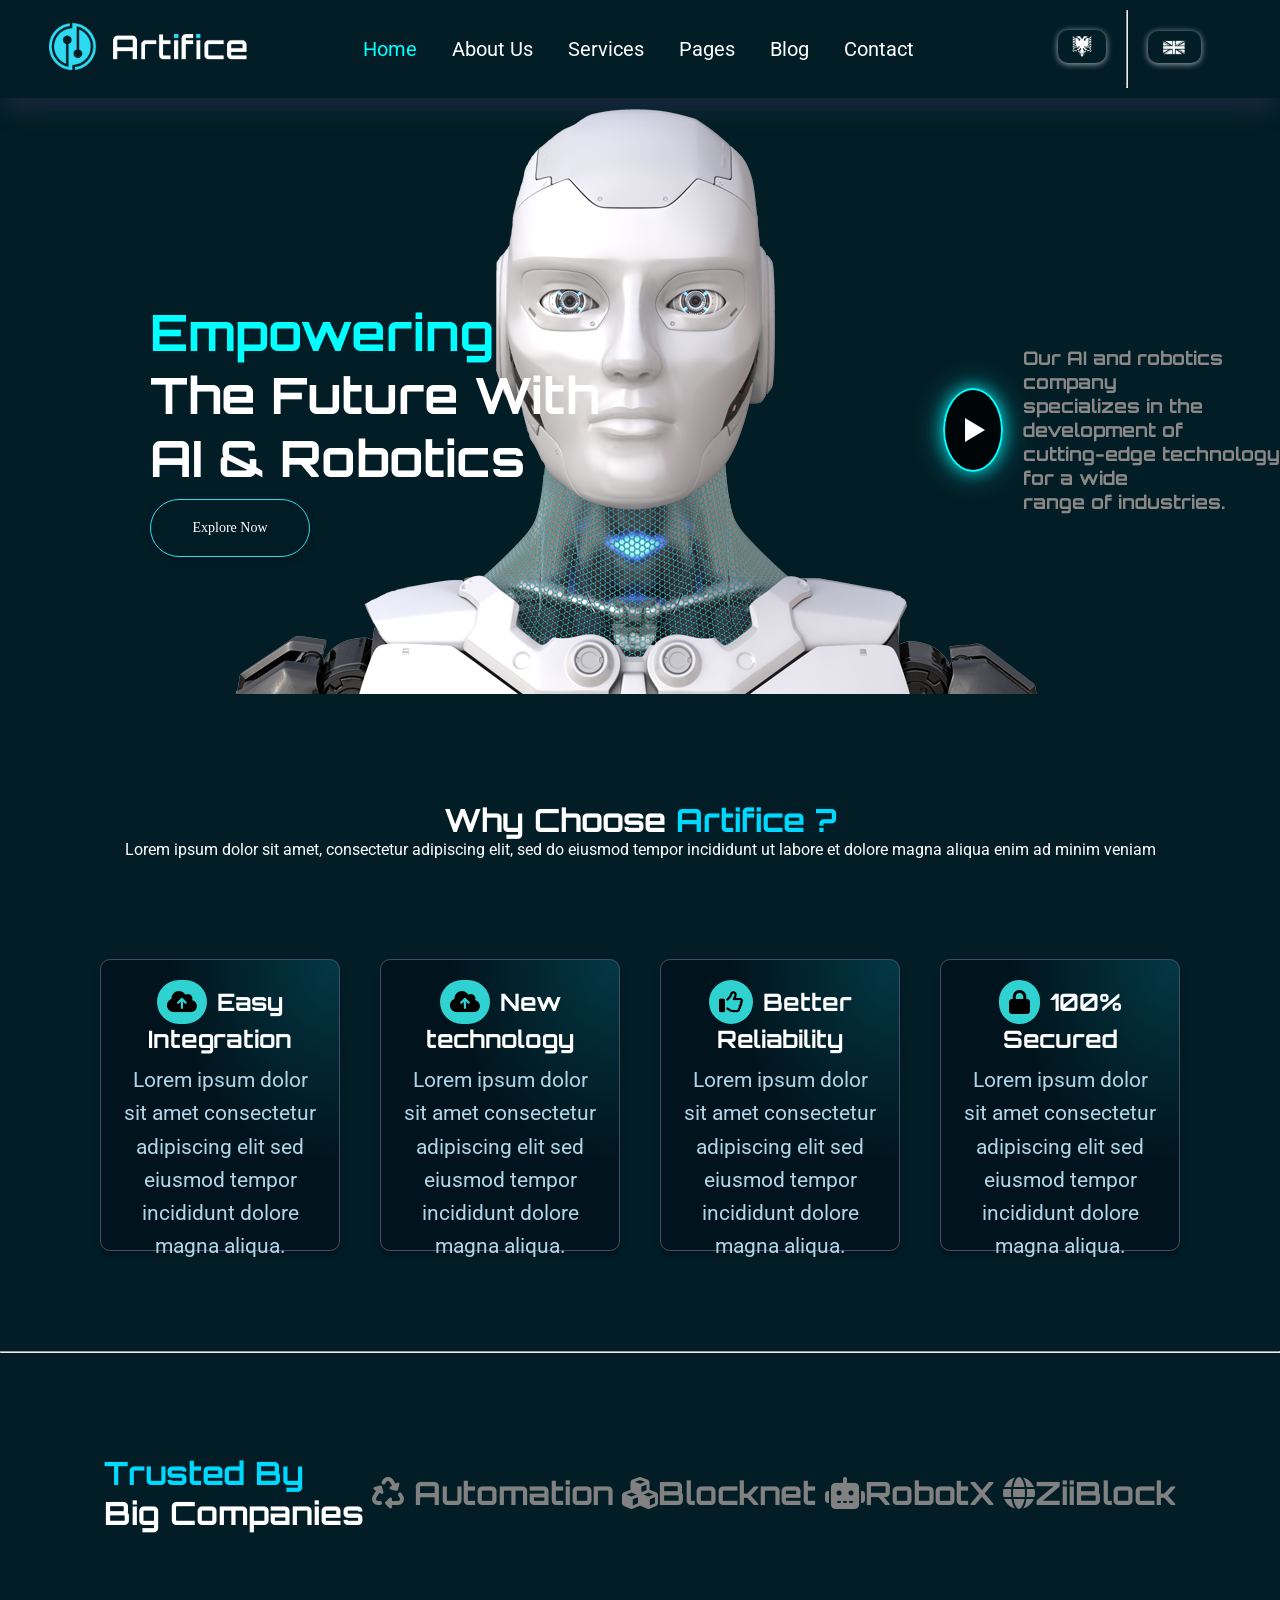
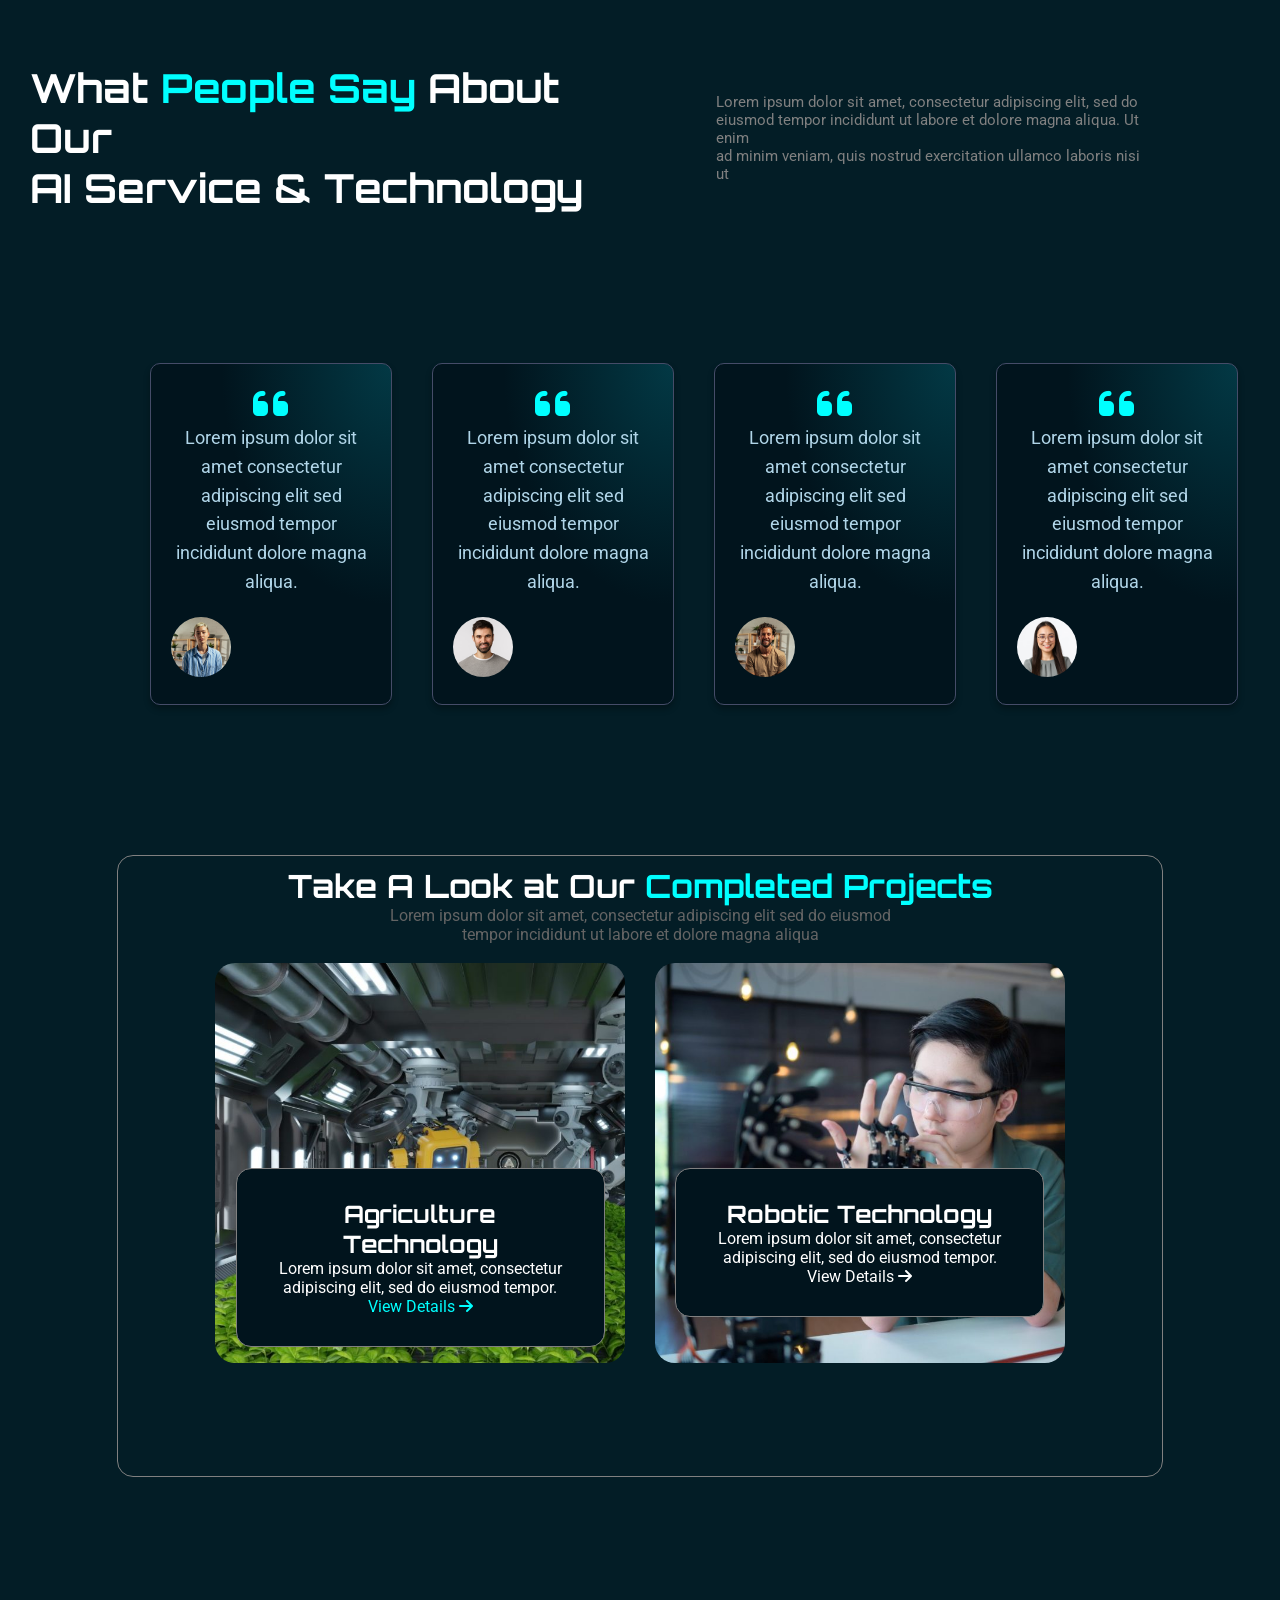
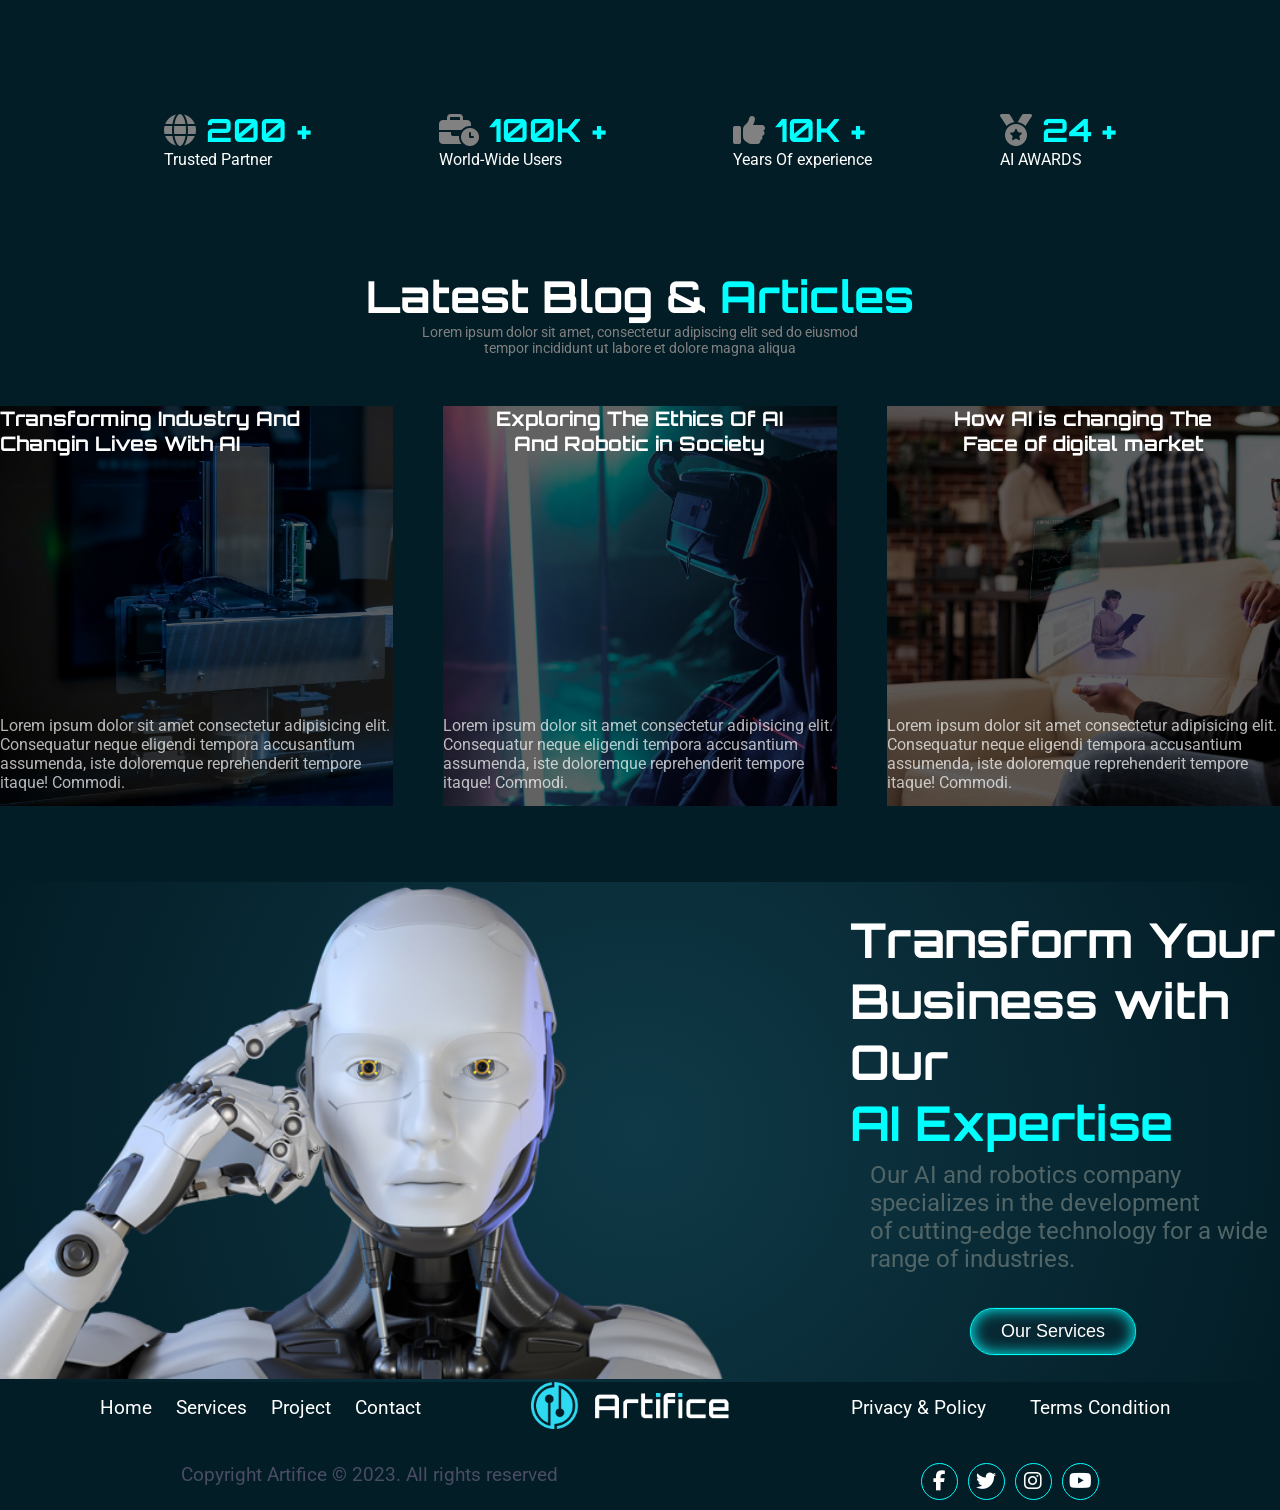
<file: artifice/index.html>
<!DOCTYPE html>
<html lang="en">

<head>
    <meta charset="UTF-8">
    <meta name="viewport" content="width=device-width, initial-scale=1.0">
    <title>Document</title>
    <link rel="stylesheet" href="style.css">
    <link rel="stylesheet" href="https://cdnjs.cloudflare.com/ajax/libs/font-awesome/6.7.2/css/all.min.css"
        integrity="sha512-Evv84Mr4kqVGRNSgIGL/F/aIDqQb7xQ2vcrdIwxfjThSH8CSR7PBEakCr51Ck+w+/U6swU2Im1vVX0SVk9ABhg=="
        crossorigin="anonymous" referrerpolicy="no-referrer" />
        <link rel="preconnect" href="https://fonts.googleapis.com">
    <link rel="preconnect" href="https://fonts.gstatic.com" crossorigin>
    <link href="https://fonts.googleapis.com/css2?family=Orbitron:wght@400..900&display=swap" rel="stylesheet">
    <link href="https://fonts.googleapis.com/css2?family=Orbitron:wght@400..900&family=Roboto:ital,wght@0,100..900;1,100..900&display=swap" rel="stylesheet">
</head>

<body>
    <!-- header  -->
    <div class="container1">
        <div class="logos">
            <img src="logo.png" alt="" width="200px">
        </div>
        <div class="links">
            <a href="index.html"><span>Home</span></a>
            <a href="about.html">About Us</a>
            <a href="#">Services</a>
            <a href="#">Pages</a>
            <a href="#">Blog</a>
            <a href="contact.html">Contact</a>
        </div>
        <div class="butonat">
            <div class="logo1">  
                <a href="indexAL.html">
                    <img src="flaggg.png"  href="aboutAl.html" alt="">
                </a>
            </div>
          <hr>
          
        <div class="logo2"> 
            <a href="index.html"><img src="englandrv.png" alt=""></a>
        </div>

        </div>



        <div class="dropdown2">
            <button class="dropbtn2">
              <i class="fa-solid fa-bars"></i>
            </button>
            <div class="dropdown-content2">
              <a href="index.html">Home</a>
              <a href="about.html">About Us</a>
              <a href="#">Services</a>
              <a href="#">Pages</a>
              <a href="#">Blog</a>
              <a href="contact.html">Contact</a>
            </div>
          </div>



    </div>
    <div class="divimadh">
        <div class="teksti">
            <h1><span style="color: aqua;">Empowering</span><br>The Future With <br>AI & Robotics </h1>
            
            <button>Explore Now</button>

        </div> 
        
        <div class="teksti2">
            <div class="play-button">
                <div class="triangle"></div>
            </div>
            <h3>Our AI and robotics company <br>specializes in the development of <br>  cutting-edge technology for a wide <br>range of industries.</h3>

        </div>
    </div>
    <div class="kryesor3">
        <div class="teksti6">
            <h1>Why Choose <span style="color:rgb(0, 217, 255);">Artifice ?</span></h1>
            <p>Lorem ipsum dolor sit amet, consectetur adipiscing elit, sed do eiusmod tempor incididunt ut labore et dolore magna aliqua enim ad minim veniam</p>
        </div>
        <div class="boxat4">
            <div class="box5">

                <h3><i class="fa-solid fa-cloud-arrow-up"></i>Easy Integration</h3>
                <p>
                  Lorem ipsum dolor sit amet consectetur adipiscing elit sed eiusmod tempor
                  incididunt dolore magna aliqua.
                </p>
            </div>
            <div class="box5">

                <h3><i class="fa-solid fa-cloud-arrow-up"></i>New technology</h3>
                <p>
                  Lorem ipsum dolor sit amet consectetur adipiscing elit sed eiusmod tempor
                  incididunt dolore magna aliqua.
                </p>
            </div>
            <div class="box5">
                

                <h3><i class="fa-regular fa-thumbs-up"></i>Better Reliability</h3>
                <p>
                  Lorem ipsum dolor sit amet consectetur adipiscing elit sed eiusmod tempor
                  incididunt dolore magna aliqua.
                </p>
            </div>
             <div class="box5">

                <h3><i class="fa-solid fa-lock"></i>100% Secured</h3>
                <p>
                  Lorem ipsum dolor sit amet consectetur adipiscing elit sed eiusmod tempor
                  incididunt dolore magna aliqua.
                </p>
            </div>







        </div>
  
    </div>

    <hr>  

    <div class="reklamat">
        <div class="logo">
            <h1><span style="color:rgb(0, 217, 255) ;">Trusted By</span> <br> Big Companies</h1>
        </div>
        <div class="tjerat">
            <h2><i class="fa-solid fa-recycle"></i> Automation</h2>
        </div>
        <div class="tjerat">
            <h2><i class="fa-solid fa-cubes"></i>Blocknet</h2>
        </div>
        <div class="tjerat">
            <h2><i class="fa-solid fa-robot"></i>RobotX</h2>
        </div>
        <div class="tjerat">
            <h2><i class="fa-solid fa-globe"></i>ZiiBlock</h2>
        </div>




    </div>



    
        <div class="header-text">
            <h1> What <span style="color: aqua;"> People Say </span> About Our <br> AI Service & Technology </h1>
            <p>Lorem ipsum dolor sit amet, consectetur adipiscing elit, sed do <br> eiusmod tempor incididunt ut labore et dolore magna aliqua. Ut enim <br> ad minim veniam, quis nostrud exercitation ullamco laboris nisi ut </p>
            <br>
           
        </div>

        <div class="reviews-container">
            <div class="review-box">
                <i class="fa-solid fa-quote-left"></i>
                <p>Lorem ipsum dolor sit amet consectetur adipiscing elit sed eiusmod tempor incididunt dolore magna aliqua.</p>
                
               
                <div class="fotoja">
                <img src="alexander.jpg" alt="">
                
            </div>
                
            </div>
            <div class="review-box">
                <i class="fa-solid fa-quote-left"></i>
                <p>Lorem ipsum dolor sit amet consectetur adipiscing elit sed eiusmod tempor incididunt dolore magna aliqua.</p>
                <div class="fotoja2">
                <img src="sebastian.png" alt="">
            </div>
            </div>
            <div class="review-box">
                <i class="fa-solid fa-quote-left"></i>
                <p>Lorem ipsum dolor sit amet consectetur adipiscing elit sed eiusmod tempor incididunt dolore magna aliqua.</p>
                <div class="fotoja3">
                    <img src="judy.jpg" alt="">
                </div>
            </div>
            <div class="review-box">
                <i class="fa-solid fa-quote-left"></i>
                <p>Lorem ipsum dolor sit amet consectetur adipiscing elit sed eiusmod tempor incididunt dolore magna aliqua.</p>
                <div class="fotoja4">
                    <img src="elina.jpg" alt="">
                </div>
            </div>
        </div>











        <div class="home">

            <div class="divvi">
                <div class="txti">
            <h1>Take A Look at Our <span style="color: aqua;">Completed Projects</span>  </h1>
            <p>Lorem ipsum dolor sit amet, consectetur adipiscing elit sed do eiusmod <br> tempor incididunt ut labore et dolore magna aliqua</p> <br>
            </div>
            </div>
            <div class="boksat">
        
                <div class="boksi1">
                    <div class="borderi">
                        <h2 class="dyshi">Agriculture Technology</h2>
                        <p class="p2shi">Lorem ipsum dolor sit amet, consectetur <br>adipiscing elit, sed do eiusmod tempor.</p>
                        <p class="paragrafi">View Details <i class="fa-solid fa-arrow-right"></i></p>
                   </div>
        
                </div>
               <div class="boksi2">
                <div class="borderi2">
                    <h2 class="treshi">Robotic Technology</h2>
                    <p class="p3shi">Lorem ipsum dolor sit amet, consectetur adipiscing elit, sed do eiusmod tempor.</p>
                    <p class="paragrafi2">View Details <i class="fa-solid fa-arrow-right"></i>    </p>
                  </div>
        
        
               </div>
        
        
          
            </div>
</div>
<br><br> <br><br> <br><br><br> 





<div class="container2">
            
    <div class="reklamat2">
        
        <div class="tjerat2">
            <h2><i class="fa-solid fa-globe"></i> <span style="color: aqua;"> 200 +</span></h2>
            <p>Trusted Partner

            </p>
        </div>
        <div class="tjerat2">
            <h2><i class="fa-solid fa-business-time"></i>  <span style="color: aqua;"> 100K +</span> </h2> 
            <p>World-Wide Users

            </p>
        </div>
        <div class="tjerat2">
            <h2><i class="fa-solid fa-thumbs-up"></i>  <span style="color: aqua;">10K +</span> </h2>
            <p>Years Of experience</p>
        </div>  
        <div class="tjerat2">
            <h2><i class="fa-solid fa-medal"></i>  <span style="color: aqua;"> 24 +</span></h2>
            <p>AI AWARDS

            </p>
        </div>
        
</div>
<div class="all2">
    <div class="texti2">
        <h1>Latest Blog & <span style="color: aqua;">Articles</span></h1>
        <p>Lorem ipsum dolor sit amet, consectetur adipiscing elit sed do eiusmod <br>tempor incididunt ut labore et dolore magna aliqua
        </p> <br><br>   
    </div>
    <div class="theboxesfinal">
        <div class="boxes1">
           <h3>Transforming Industry And Changin Lives With AI</h3>
           <p>Lorem ipsum dolor sit amet consectetur adipisicing elit. <br> Consequatur neque eligendi tempora accusantium assumenda, iste doloremque reprehenderit tempore itaque! Commodi.</p>
        </div>
        <div class="boxes2">
            <h3>Exploring The Ethics Of AI <br> And Robotic in Society</h3>
            <p>Lorem ipsum dolor sit amet consectetur adipisicing elit. <br> Consequatur neque eligendi tempora accusantium assumenda, iste doloremque reprehenderit tempore itaque! Commodi.</p>
        </div>
        <div class="boxes3">
            <h3>How AI is changing The <br> Face of digital market
            </h3>
            <p>Lorem ipsum dolor sit amet consectetur adipisicing elit. <br> Consequatur neque eligendi tempora accusantium assumenda, iste doloremque reprehenderit tempore itaque! Commodi.</p>
        </div>
    </div>
</div>







<br><br><br><br>
    

    <div class="divi2">
        <div class="foto2">
            <img style="width: 850px;" src="robot-ZHM8ZSZ.png" alt="">
        </div>
        <div class="teksti3">
            <h1>Transform Your <br> Business with Our <br> <span style="color: aqua;">AI Expertise</span></h1>
            <br>
            <p>Our AI and robotics company specializes in the development <br> of cutting-edge technology for a wide range of industries.</p>
            <button class="neon-button">Our Services</button>
        </div>
    </div>



    <div class="fundi">
        <div class="pjesa1">
            <a href="">Home</a>
            <a href="">Services</a>
            <a href="">Project</a>
            <a href="">Contact</a>
        </div>
        <div class="logo3">
            <img style="width: 200px;" src="logo.png" alt="">
        </div>
        <div class="pjesa2">
            <a href="">Privacy & Policy</a>
            <a href="">Terms Condition</a>
        </div>
    </div>


    <div class="reklama3">
        <div class="artifice">
            <p>Copyright Artifice © 2023. All rights reserved</p>
        </div>
        <div class="app">
            <a href="#" aria-label="Facebook"><i class="fab fa-facebook-f"></i></a>
            <a href="#" aria-label="Twitter"><i class="fab fa-twitter"></i></a>
            <a href="#" aria-label="Instagram"><i class="fab fa-instagram"></i></a>
            <a href="#" aria-label="YouTube"><i class="fa-brands fa-youtube"></i></a>
        </div>
    </div>




</body>

</html>
</file>
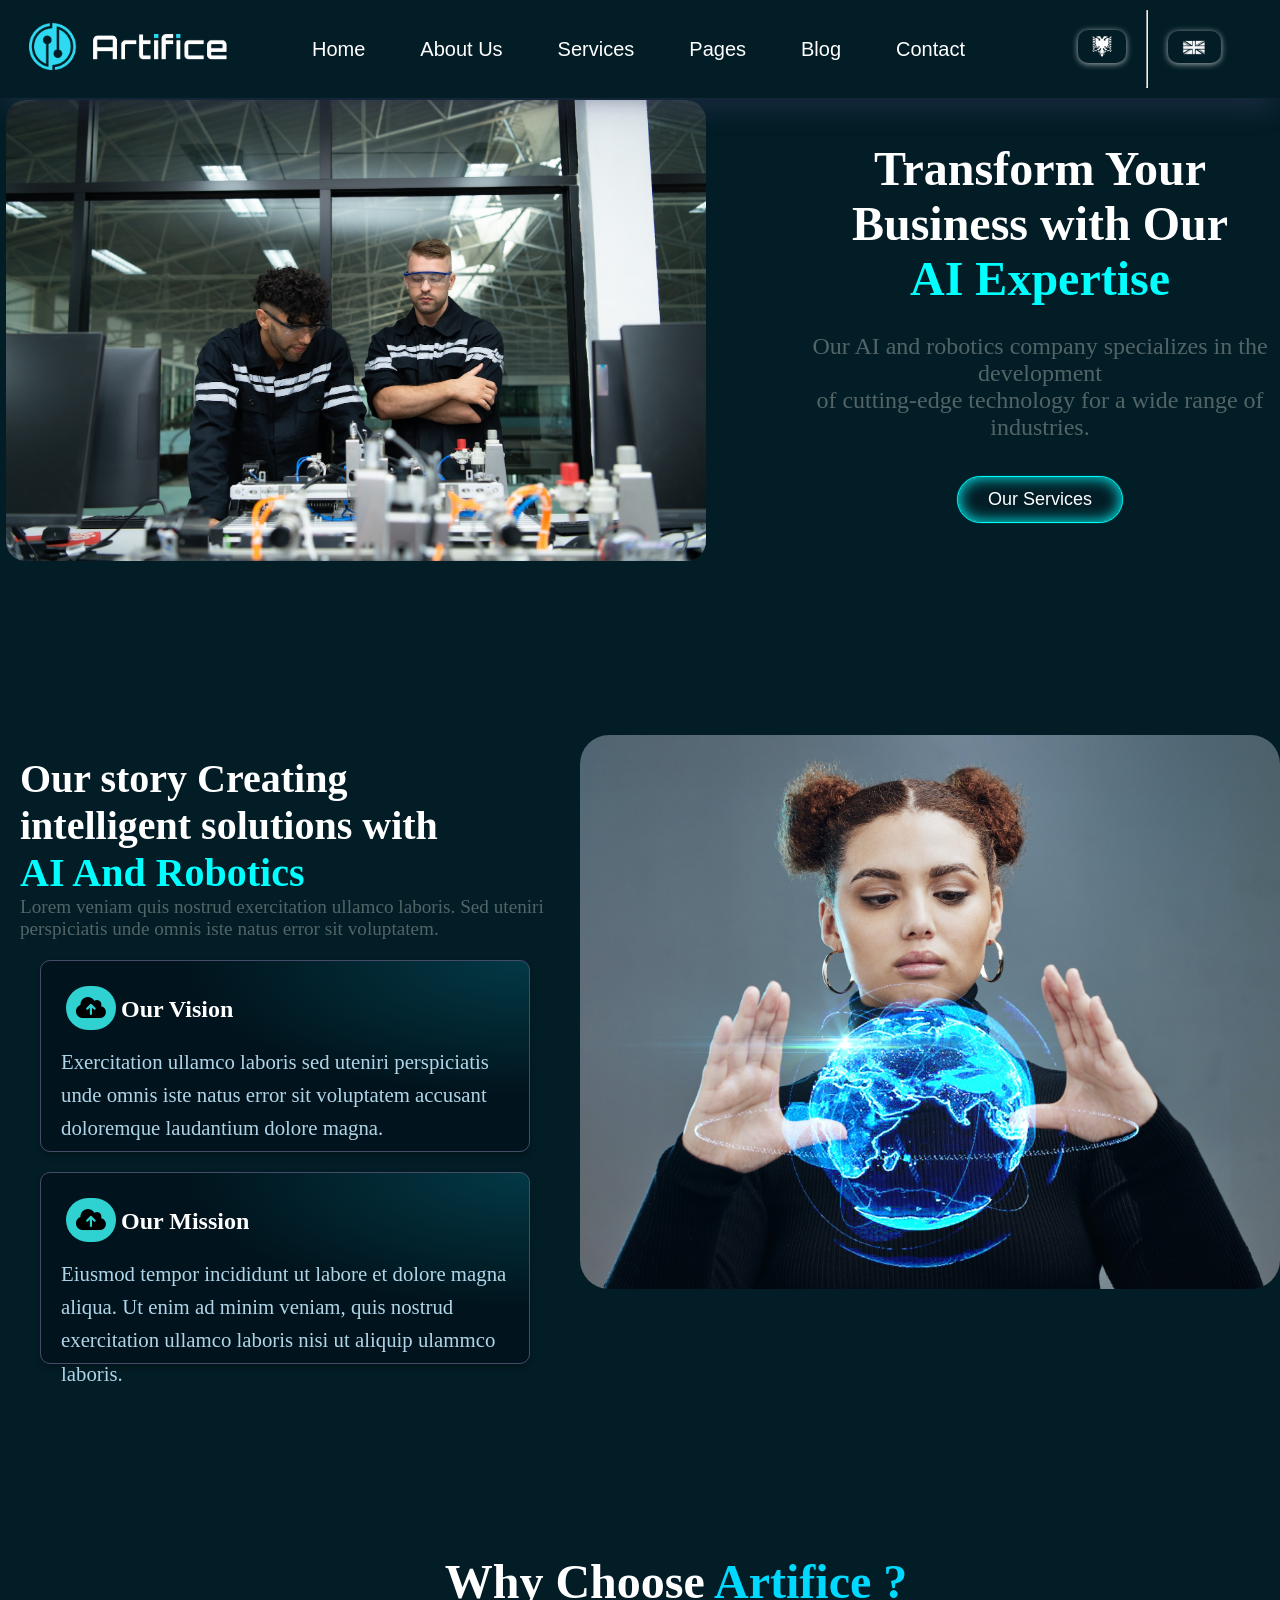
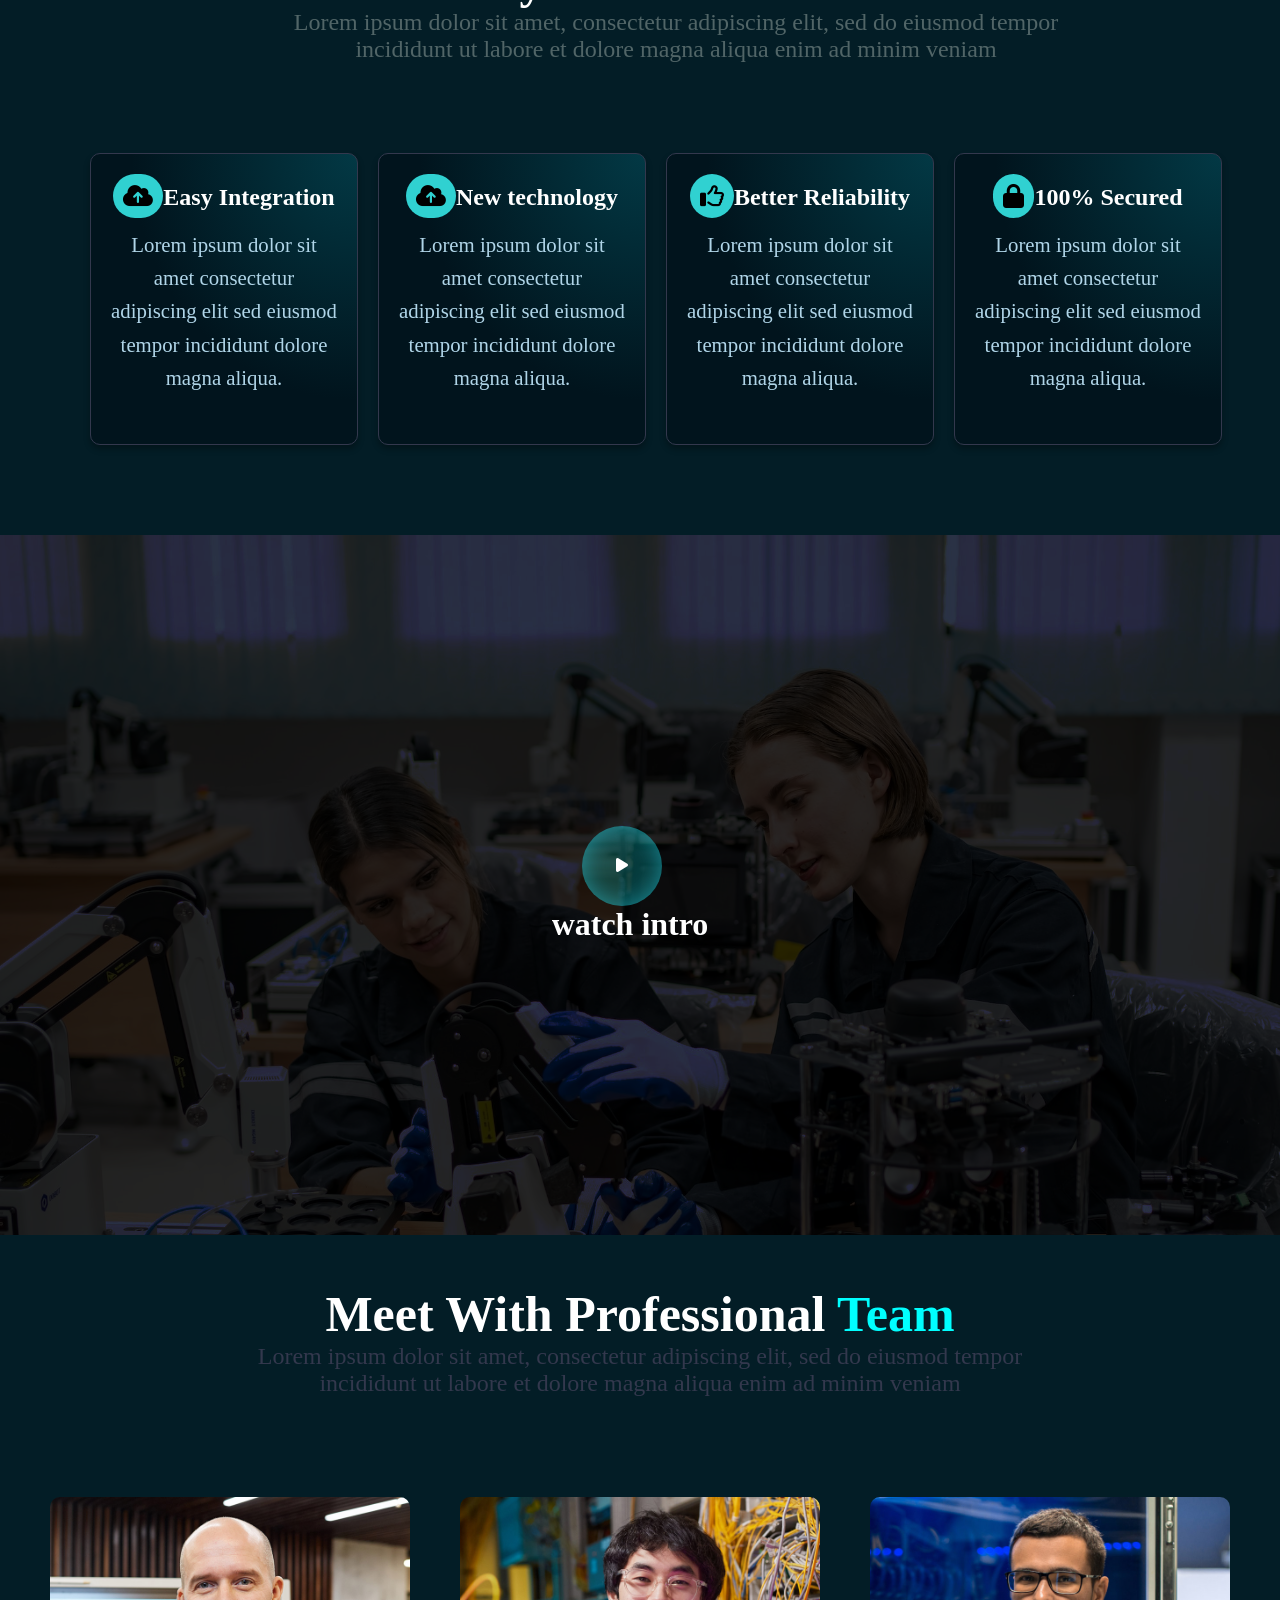
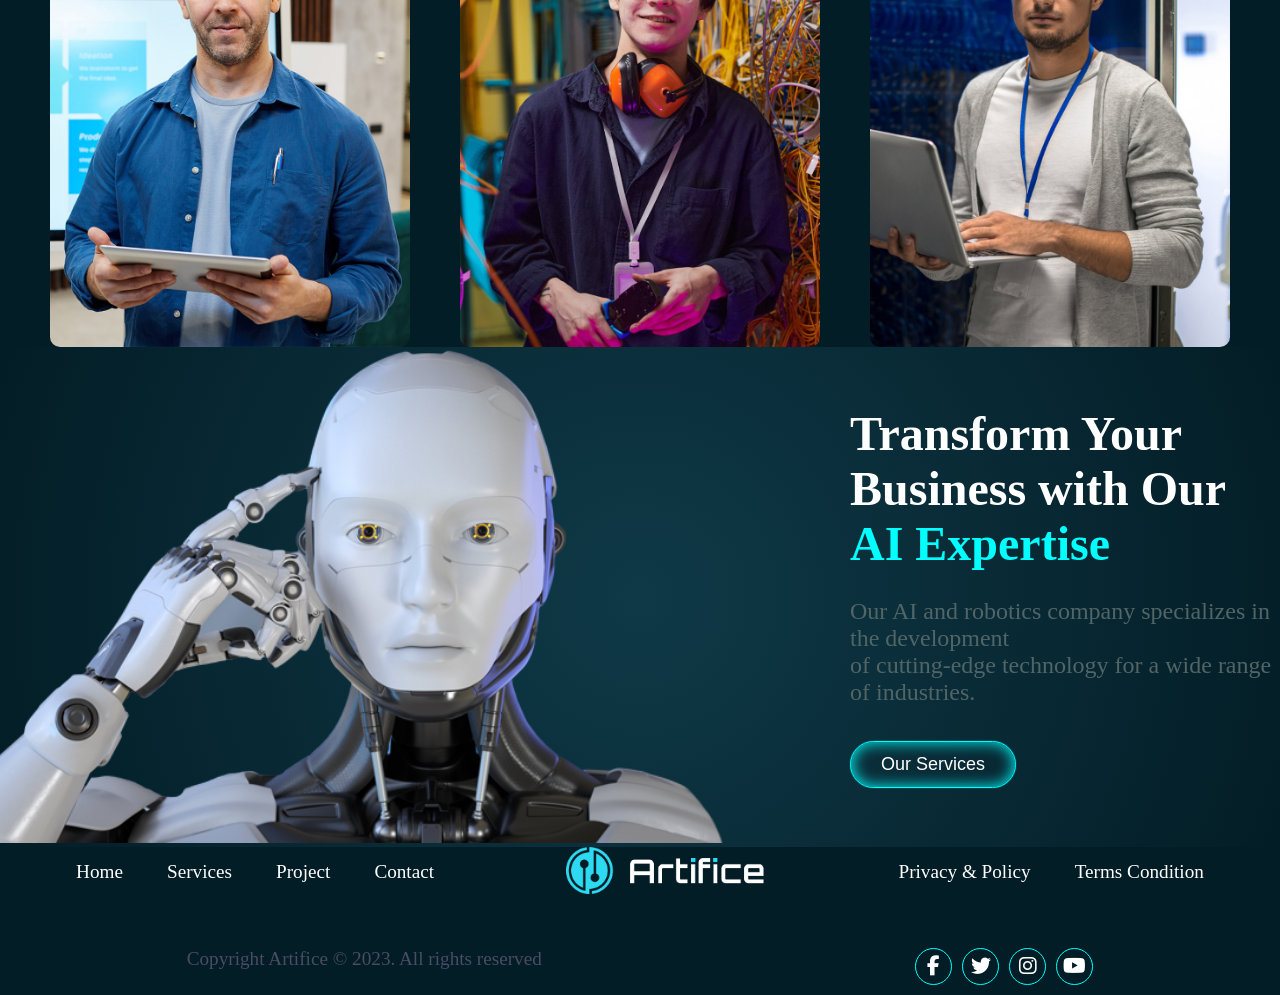
<file: artifice/about.html>
<!DOCTYPE html>
<html lang="en">
<head>
    <meta charset="UTF-8">
    <meta name="viewport" content="width=device-width, initial-scale=1.0">
    <title>Document</title>
    <link rel="stylesheet" href="about.css">
    <link rel="stylesheet" href="https://cdnjs.cloudflare.com/ajax/libs/font-awesome/6.7.2/css/all.min.css"
    integrity="sha512-Evv84Mr4kqVGRNSgIGL/F/aIDqQb7xQ2vcrdIwxfjThSH8CSR7PBEakCr51Ck+w+/U6swU2Im1vVX0SVk9ABhg=="
    crossorigin="anonymous" referrerpolicy="no-referrer" />

</head>
<body>

    <div class="container">
        <div class="logos">
            <img src="logo.png" alt="" width="200px">
        </div>
        <div class="links">
            <a href="index.html">Home</a>
            <a href="about.html">About Us</a>
            <a href="#">Services</a>
            <a href="#">Pages</a>
            <a href="#">Blog</a>
            <a href="contact.html">Contact</a>
        </div>
        <div class="butonat">
            <div class="logo1">  
                <a href="aboutAl.html">
                    <img src="flaggg.png"  href="aboutAl.html" alt="">
                </a>
            </div>
          <hr>
          
        <div class="logo2"> 
            <a href="about.html"><img src="englandrv.png" alt=""></a>
        </div>
           
        </div>

        
            <div class="dropdown2">
              <button class="dropbtn2">
                <i class="fa-solid fa-bars"></i>
              </button>
              <div class="dropdown-content2">
                <a href="index.html">Home</a>
                <a href="about.html">About Us</a>
                <a href="#">Services</a>
                <a href="#">Pages</a>
                <a href="#">Blog</a>
                <a href="contact.html">Contact</a>
              </div>
            </div>
          


    </div>
    <div class="divi1">
        <div class="foto">
            <img src="students.jpg" alt="">
        </div>
        <div class="teksti">
            <h1>Transform Your Business with Our <br> <span style="color: aqua;">AI Expertise</span></h1>
            <br>
            <p>Our AI and robotics company specializes in the development <br> of cutting-edge technology for a wide range of industries.</p>
            <button class="neon-button">Our Services</button>
        </div>
    
    </div>


<div class="story">
<div class="boxat">
    <div class="titulli">
        <h1>Our story Creating <br> intelligent solutions with <br><span style="color: aqua;">AI And Robotics</span></h1>
        <p>Lorem veniam quis nostrud exercitation ullamco laboris. Sed uteniri <br> perspiciatis unde omnis iste natus error sit voluptatem.</p>
    </div>
    <div class="box">

        <h3><i class="fa-solid fa-cloud-arrow-up"></i>Our Vision</h3>
        <p>
            Exercitation ullamco laboris sed uteniri perspiciatis unde omnis iste natus error sit voluptatem accusant doloremque laudantium dolore magna.
        </p>
    </div>
    <div class="box">

        <h3><i class="fa-solid fa-cloud-arrow-up"></i>Our Mission</h3>
        <p>
            Eiusmod tempor incididunt ut labore et dolore magna aliqua. Ut enim ad minim veniam, quis nostrud exercitation ullamco laboris nisi ut aliquip ulammco laboris.
        </p>
    </div>
</div>

<div class="foto2">
    <img  src="aigirl.jpg" alt="">
</div>
</div>




<div class="kryesor">
    <div class="teksti">
        <h1>Why Choose <span style="color:rgb(0, 217, 255);">Artifice ?</span></h1>
        <p>Lorem ipsum dolor sit amet, consectetur adipiscing elit, sed do eiusmod tempor <br>incididunt ut labore et dolore magna aliqua enim ad minim veniam</p>
    </div>
    <div class="boxat2">
        <div class="box1">

            <h3><i class="fa-solid fa-cloud-arrow-up"></i>Easy Integration</h3>
            <p>
              Lorem ipsum dolor sit amet consectetur adipiscing elit sed eiusmod tempor
              incididunt dolore magna aliqua.
            </p>
        </div>
        <div class="box1">

            <h3><i class="fa-solid fa-cloud-arrow-up"></i>New technology</h3>
            <p>
              Lorem ipsum dolor sit amet consectetur adipiscing elit sed eiusmod tempor
              incididunt dolore magna aliqua.
            </p>
        </div>
        <div class="box1">
            

            <h3><i class="fa-regular fa-thumbs-up"></i>Better Reliability</h3>
            <p>
              Lorem ipsum dolor sit amet consectetur adipiscing elit sed eiusmod tempor
              incididunt dolore magna aliqua.
            </p>
        </div>
         <div class="box1">

            <h3><i class="fa-solid fa-lock"></i>100% Secured</h3>
            <p>
              Lorem ipsum dolor sit amet consectetur adipiscing elit sed eiusmod tempor
              incididunt dolore magna aliqua.
            </p>
        </div>

    </div>

</div>
<div class="intro">
    <div class="dropdown">
        <button class="dropbtn"><i class="fa-solid fa-play"></i></button>
        <h1>watch intro</h1>
        <a href="https://www.youtube.com/watch?v=Hdd9tcs6Jwk&t=6s" target="_blank">Watch this video!</a>
        <div class="dropdown-content">
            <iframe width="0" height="315" src="https://www.youtube.com/embed/Hdd9tcs6Jwk?si=5rCFSSmvRSI2hkxo" title="YouTube video player" frameborder="0" allow="accelerometer; autoplay; clipboard-write; encrypted-media; gyroscope; picture-in-picture; web-share" referrerpolicy="strict-origin-when-cross-origin" allowfullscreen></iframe>  
        </div>

    </div>
</div>




<div class="team">
    <div class="titulli2">
        <h1>Meet With Professional <span style="color: aqua;">Team</span></h1>
        <p>Lorem ipsum dolor sit amet, consectetur adipiscing elit, sed do eiusmod tempor <br>
             incididunt ut labore et dolore magna aliqua enim ad minim veniam</p>
    </div>

    <div class="person">
        <div class="person1">
            <img src="modern-bald-manager-PMVSWNF.jpg" alt="Profile Image">
            <div class="teksti2">
                <div class="name">Arnold Stuart</div>
                <div class="icons">
                    <a href="#" aria-label="Facebook"><i class="fab fa-facebook-f"></i></a>
                    <a href="#" aria-label="Twitter"><i class="fab fa-twitter"></i></a>
                    <a href="#" aria-label="Instagram"><i class="fab fa-instagram"></i></a>
                </div>
            </div>
        </div>
        


        <div class="person2">
            <img src="young-technician-PTS25P2.jpg" alt="Profile Image">
            <div class="teksti2">
                <div class="name">Abbas Glass</div>
                <div class="icons">
                    <a href="#" aria-label="Facebook"><i class="fab fa-facebook-f"></i></a>
                    <a href="#" aria-label="Twitter"><i class="fab fa-twitter"></i></a>
                    <a href="#" aria-label="Instagram"><i class="fab fa-instagram"></i></a>
                </div>
            </div>
        </div>


        <div class="person3">
            <img src="network-engineer-AV3M94D.jpg" alt="Profile Image">
            <div class="teksti2">
                <div class="name">Jeffrey Rivas</div>
                <div class="icons">
                    <a href="#" aria-label="Facebook"><i class="fab fa-facebook-f"></i></a>
                    <a href="#" aria-label="Twitter"><i class="fab fa-twitter"></i></a>
                    <a href="#" aria-label="Instagram"><i class="fab fa-instagram"></i></a>
                </div>
            </div>
        </div>
    </div>
</div>




<div class="divi2">
    <div class="foto2">
        <img style="width: 850px;" src="robot-ZHM8ZSZ.png" alt="">
    </div>
    <div class="teksti3">
        <h1>Transform Your <br> Business with Our <br> <span style="color: aqua;">AI Expertise</span></h1>
        <br>
        <p>Our AI and robotics company specializes in the development <br> of cutting-edge technology for a wide range of industries.</p>
        <button class="neon-button">Our Services</button>
    </div>

</div>
<div class="fundi">
    <div class="pjesa1">
        <a href="">Home</a>
        <a href="">Services</a>
        <a href="">Project</a>
        <a href="">Contact</a>
    </div>
    <div class="logo3">
        <img style="width: 200px;" src="logo.png" alt="">
    </div>
    <div class="pjesa2">
        <a href="">Privacy & Policy</a>
        <a href="">Terms Condition</a>
    </div>
</div>
<div class="reklama">
    <div class="artifice">
        <p>Copyright Artifice © 2023. All rights reserved</p>
    </div>
    <div class="app">
        <a href="#" aria-label="Facebook"><i class="fab fa-facebook-f"></i></a>
        <a href="#" aria-label="Twitter"><i class="fab fa-twitter"></i></a>
        <a href="#" aria-label="Instagram"><i class="fab fa-instagram"></i></a>
        <a href="#" aria-label="YouTube"><i class="fa-brands fa-youtube"></i></a>
    </div>
</div>


    
    
</body>
</html>
</file>
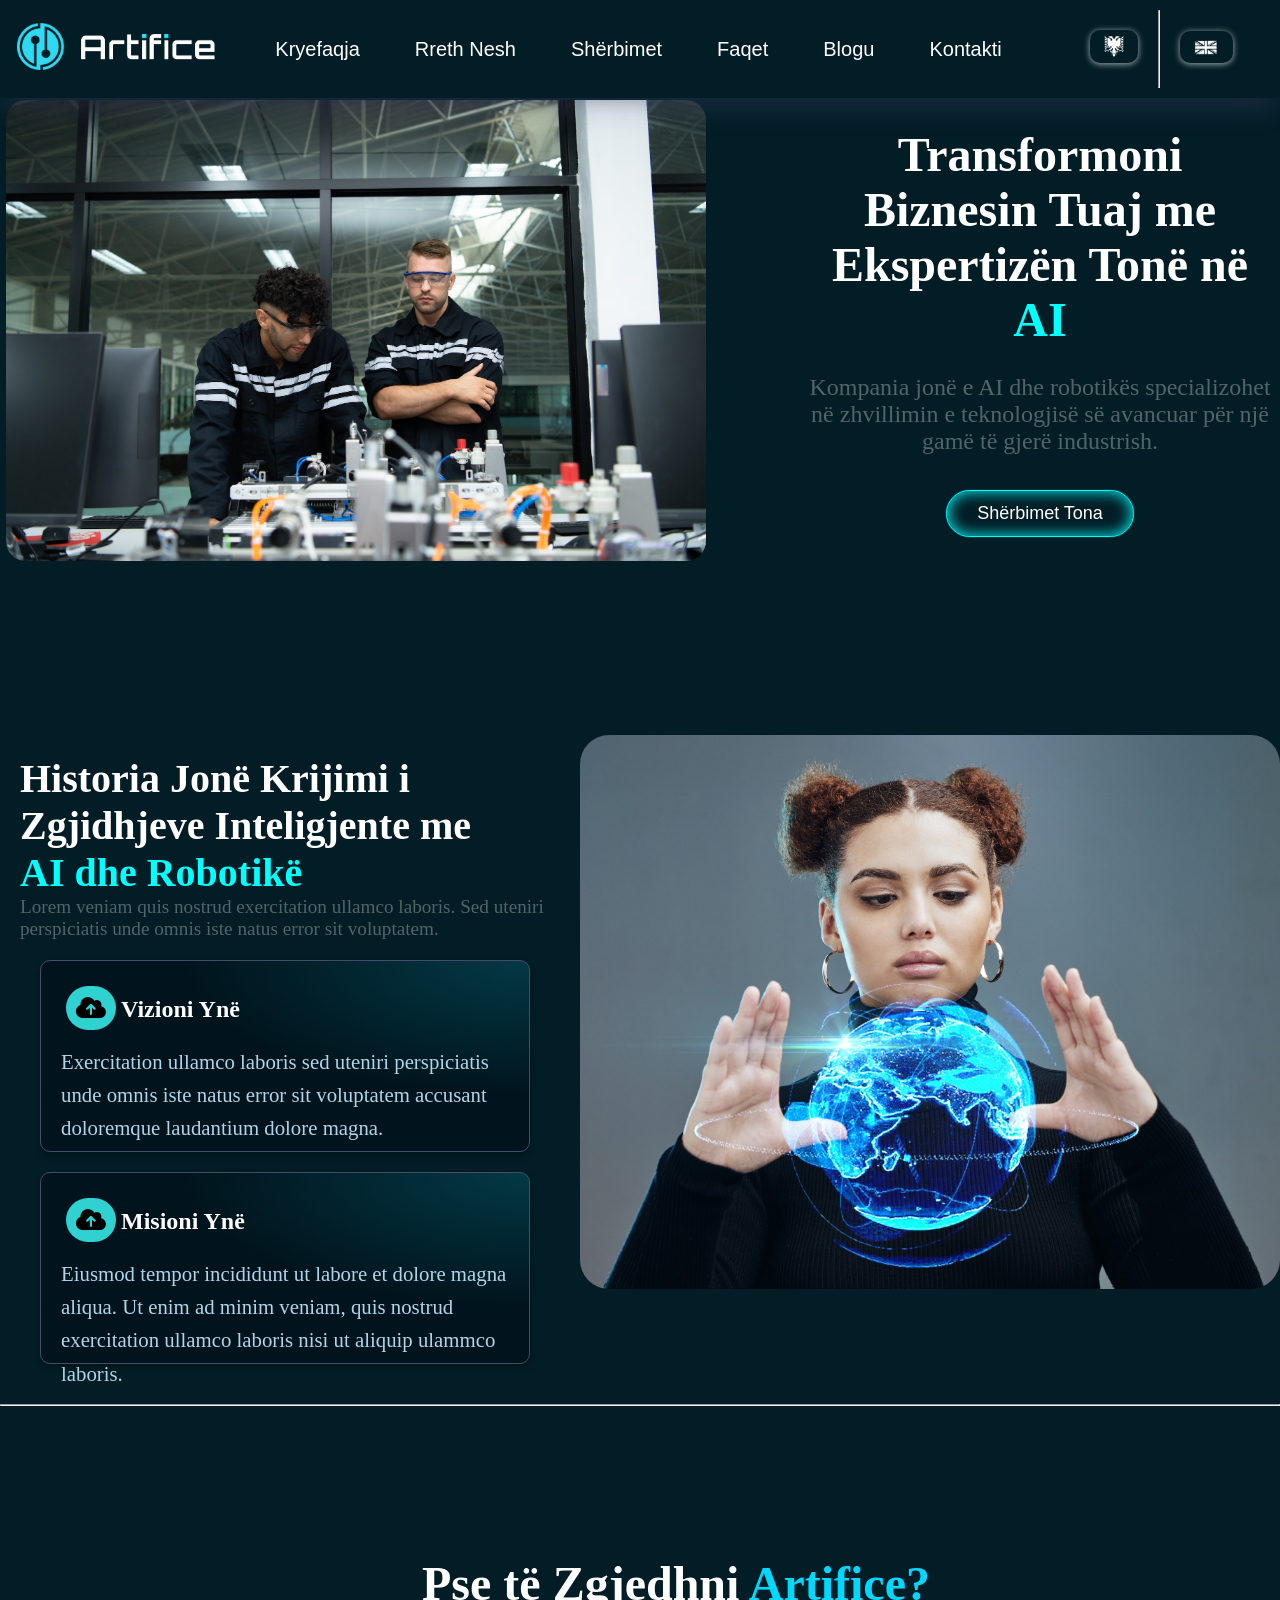
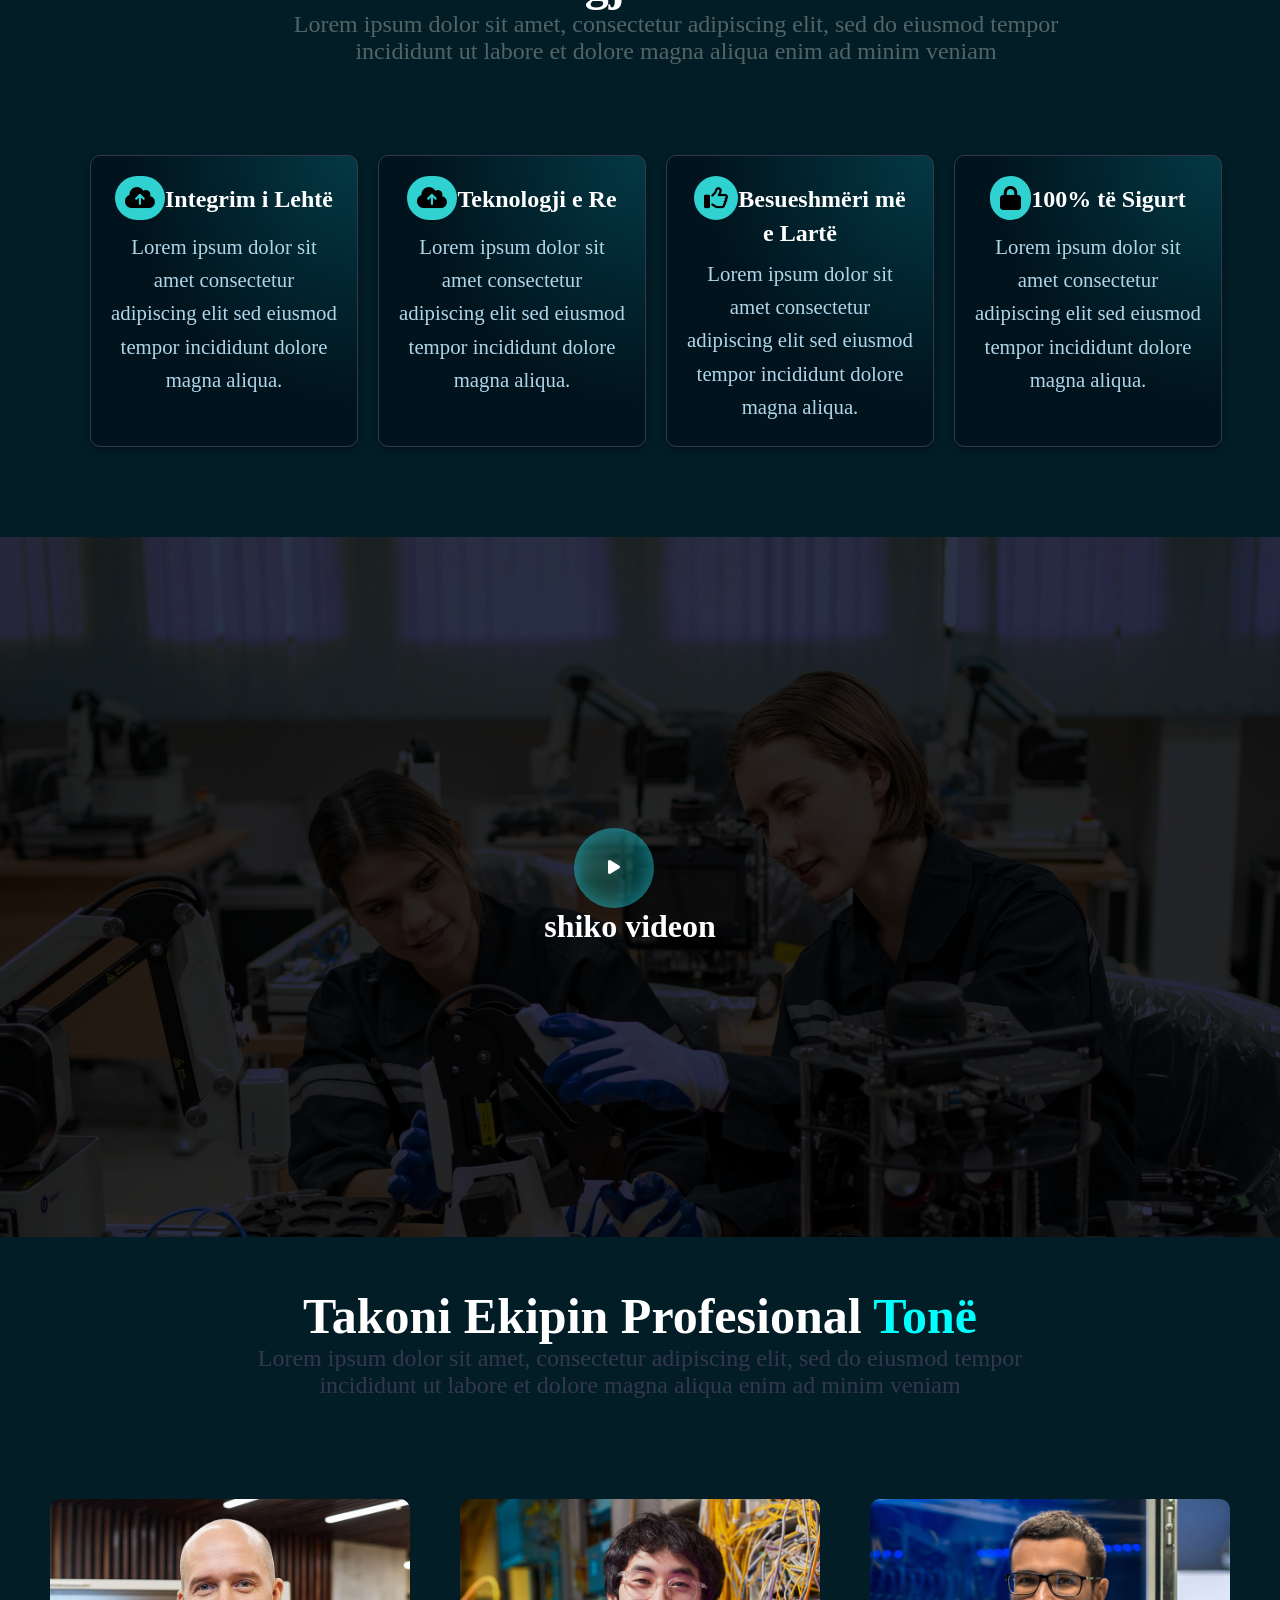
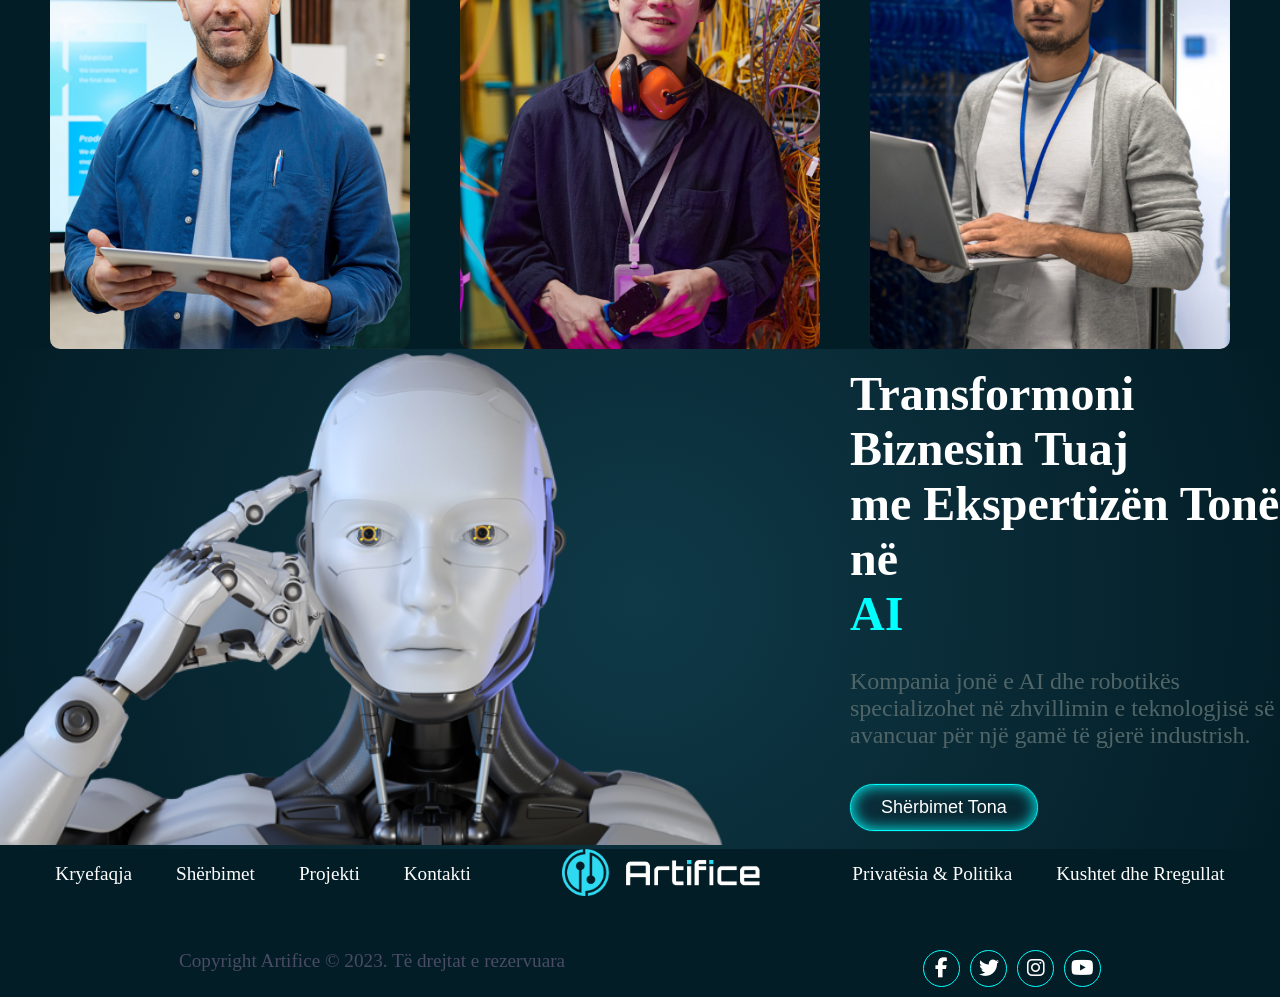
<file: artifice/aboutAl.html>
<!DOCTYPE html>
<html lang="en">
<head>
    <meta charset="UTF-8">
    <meta name="viewport" content="width=device-width, initial-scale=1.0">
    <title>Document</title>
    <link rel="stylesheet" href="about.css">
    
    <link rel="stylesheet" href="https://cdnjs.cloudflare.com/ajax/libs/font-awesome/6.7.2/css/all.min.css"
    integrity="sha512-Evv84Mr4kqVGRNSgIGL/F/aIDqQb7xQ2vcrdIwxfjThSH8CSR7PBEakCr51Ck+w+/U6swU2Im1vVX0SVk9ABhg=="
    crossorigin="anonymous" referrerpolicy="no-referrer" />

</head>
<body>

    <div class="container">
        <div class="logos">
            <img src="logo.png" alt="" width="200px">
        </div>
        <div class="links">
            <a href="index.html">Kryefaqja</a>
            <a href="aboutAl.html">Rreth Nesh</a>
            <a href="#">Shërbimet</a>
            <a href="#">Faqet</a>
            <a href="#">Blogu</a>
            <a href="contactAL.html">Kontakti</a>
        </div>
        <div class="butonat">
            <div class="logo1">  
                <a href="aboutAl.html">
                    <img src="flaggg.png"  href="aboutAl.html" alt="">
                </a>
            </div>
          <hr>
          
        <div class="logo2"> 
            <a href="about.html"><img src="englandrv.png" alt=""></a>
        </div>
           
        </div>


        <div class="dropdown2">
            <button class="dropbtn2">
              <i class="fa-solid fa-bars"></i>
            </button>
            <div class="dropdown-content2">
              <a href="index.html">Home</a>
              <a href="about.html">About Us</a>
              <a href="#">Services</a>
              <a href="#">Pages</a>
              <a href="#">Blog</a>
              <a href="contact.html">Contact</a>
            </div>
          </div>


    </div>
    <div class="divi1">
        <div class="foto">
            <img src="students.jpg" alt="">
        </div>
        <div class="teksti">
            <h1>Transformoni Biznesin Tuaj me Ekspertizën Tonë në <span style="color: aqua;">AI</span></h1>
            <br>
            <p>Kompania jonë e AI dhe robotikës specializohet në zhvillimin e teknologjisë së avancuar për një gamë të gjerë industrish.</p>
            <button class="neon-button">Shërbimet Tona</button>
        </div>
    
    </div>


<div class="story">
<div class="boxat">
    <div class="titulli">
        <h1>Historia Jonë Krijimi i <br> Zgjidhjeve Inteligjente me <br><span style="color: aqua;">AI dhe Robotikë</span></h1>
        <p>Lorem veniam quis nostrud exercitation ullamco laboris. Sed uteniri <br> perspiciatis unde omnis iste natus error sit voluptatem.</p>
    </div>
    <div class="box">

        <h3><i class="fa-solid fa-cloud-arrow-up"></i>Vizioni Ynë</h3>
        <p>
            Exercitation ullamco laboris sed uteniri perspiciatis unde omnis iste natus error sit voluptatem accusant doloremque laudantium dolore magna.
        </p>
    </div>
    <div class="box">

        <h3><i class="fa-solid fa-cloud-arrow-up"></i>Misioni Ynë</h3>
        <p>
            Eiusmod tempor incididunt ut labore et dolore magna aliqua. Ut enim ad minim veniam, quis nostrud exercitation ullamco laboris nisi ut aliquip ulammco laboris.
        </p>
    </div>
</div>

<div class="foto2">
    <img src="aigirl.jpg" alt="">
</div>
</div>

<hr>


<div class="kryesor">
    <div class="teksti">
        <h1>Pse të Zgjedhni <span style="color:rgb(0, 217, 255);">Artifice?</span></h1>
        <p>Lorem ipsum dolor sit amet, consectetur adipiscing elit, sed do eiusmod tempor <br>incididunt ut labore et dolore magna aliqua enim ad minim veniam</p>
    </div>
    <div class="boxat2">
        <div class="box1">

            <h3><i class="fa-solid fa-cloud-arrow-up"></i>Integrim i Lehtë</h3>
            <p>
              Lorem ipsum dolor sit amet consectetur adipiscing elit sed eiusmod tempor
              incididunt dolore magna aliqua.
            </p>
        </div>
        <div class="box1">

            <h3><i class="fa-solid fa-cloud-arrow-up"></i>Teknologji e Re</h3>
            <p>
              Lorem ipsum dolor sit amet consectetur adipiscing elit sed eiusmod tempor
              incididunt dolore magna aliqua.
            </p>
        </div>
        <div class="box1">
            


            <h3><i class="fa-regular fa-thumbs-up"></i>Besueshmëri më e Lartë</h3>
            <p>
              Lorem ipsum dolor sit amet consectetur adipiscing elit sed eiusmod tempor
              incididunt dolore magna aliqua.
            </p>
        </div>
         <div class="box1">

            <h3><i class="fa-solid fa-lock"></i>100% të Sigurt</h3>
            <p>
              Lorem ipsum dolor sit amet consectetur adipiscing elit sed eiusmod tempor
              incididunt dolore magna aliqua.
            </p>
        </div>

    </div>

</div>
<div class="intro">
    <div class="dropdown">
        <button class="dropbtn"><i class="fa-solid fa-play"></i></button>
        <h1>shiko videon</h1>
        <a href="https://www.youtube.com/watch?v=Hdd9tcs6Jwk&t=6s" target="_blank">shikoje videon</a>
        <div class="dropdown-content">
            <iframe width="0" height="315" src="https://www.youtube.com/embed/Hdd9tcs6Jwk?si=5rCFSSmvRSI2hkxo" title="YouTube video player" frameborder="0" allow="accelerometer; autoplay; clipboard-write; encrypted-media; gyroscope; picture-in-picture; web-share" referrerpolicy="strict-origin-when-cross-origin" allowfullscreen></iframe>  
        </div>

    </div>
</div>




<div class="team">
    <div class="titulli2">
        <h1>Takoni Ekipin Profesional <span style="color: aqua;">Tonë</span></h1>
        <p>Lorem ipsum dolor sit amet, consectetur adipiscing elit, sed do eiusmod tempor <br>
             incididunt ut labore et dolore magna aliqua enim ad minim veniam</p>
    </div>

    <div class="person">
        <div class="person1">
            <img src="modern-bald-manager-PMVSWNF.jpg" alt="Profile Image">
            <div class="teksti2">
                <div class="name">Arnold Stuart</div>
                <div class="icons">
                    <a href="#" aria-label="Facebook"><i class="fab fa-facebook-f"></i></a>
                    <a href="#" aria-label="Twitter"><i class="fab fa-twitter"></i></a>
                    <a href="#" aria-label="Instagram"><i class="fab fa-instagram"></i></a>
                </div>
            </div>
        </div>
        


        <div class="person2">
            <img src="young-technician-PTS25P2.jpg" alt="Profile Image">
            <div class="teksti2">
                <div class="name">Abbas Glass</div>
                <div class="icons">
                    <a href="#" aria-label="Facebook"><i class="fab fa-facebook-f"></i></a>
                    <a href="#" aria-label="Twitter"><i class="fab fa-twitter"></i></a>
                    <a href="#" aria-label="Instagram"><i class="fab fa-instagram"></i></a>
                </div>
            </div>
        </div>


        <div class="person3">
            <img src="network-engineer-AV3M94D.jpg" alt="Profile Image">
            <div class="teksti2">
                <div class="name">Jeffrey Rivas</div>
                <div class="icons">
                    <a href="#" aria-label="Facebook"><i class="fab fa-facebook-f"></i></a>
                    <a href="#" aria-label="Twitter"><i class="fab fa-twitter"></i></a>
                    <a href="#" aria-label="Instagram"><i class="fab fa-instagram"></i></a>
                </div>
            </div>
        </div>
    </div>
</div>




<div class="divi2">
    <div class="foto2">
        <img style="width: 850px;" src="robot-ZHM8ZSZ.png" alt="">
    </div>
    <div class="teksti3">
        <h1>Transformoni Biznesin Tuaj <br> me Ekspertizën Tonë në <br> <span style="color: aqua;">AI</span></h1>
        <br>
        <p>Kompania jonë e AI dhe robotikës specializohet në zhvillimin e teknologjisë së avancuar për një gamë të gjerë industrish.</p>
        <button class="neon-button">Shërbimet Tona</button>
    </div>

</div>
<div class="fundi">
    <div class="pjesa1">
        <a href="">Kryefaqja</a>
        <a href="">Shërbimet</a>
        <a href="">Projekti</a>
        <a href="">Kontakti</a>
    </div>
    <div class="logo3">
        <img style="width: 200px;" src="logo.png" alt="">
    </div>
    <div class="pjesa2">
        <a href="">Privatësia & Politika</a>
        <a href="">Kushtet dhe Rregullat</a>
    </div>
</div>
<div class="reklama">
    <div class="artifice">
        <p>Copyright Artifice © 2023. Të drejtat e rezervuara</p>
    </div>
    <div class="app">
        <a href="#" aria-label="Facebook"><i class="fab fa-facebook-f"></i></a>
        <a href="#" aria-label="Twitter"><i class="fab fa-twitter"></i></a>
        <a href="#" aria-label="Instagram"><i class="fab fa-instagram"></i></a>
        <a href="#" aria-label="YouTube"><i class="fa-brands fa-youtube"></i></a>
    </div>
</div>

</body>
</file>
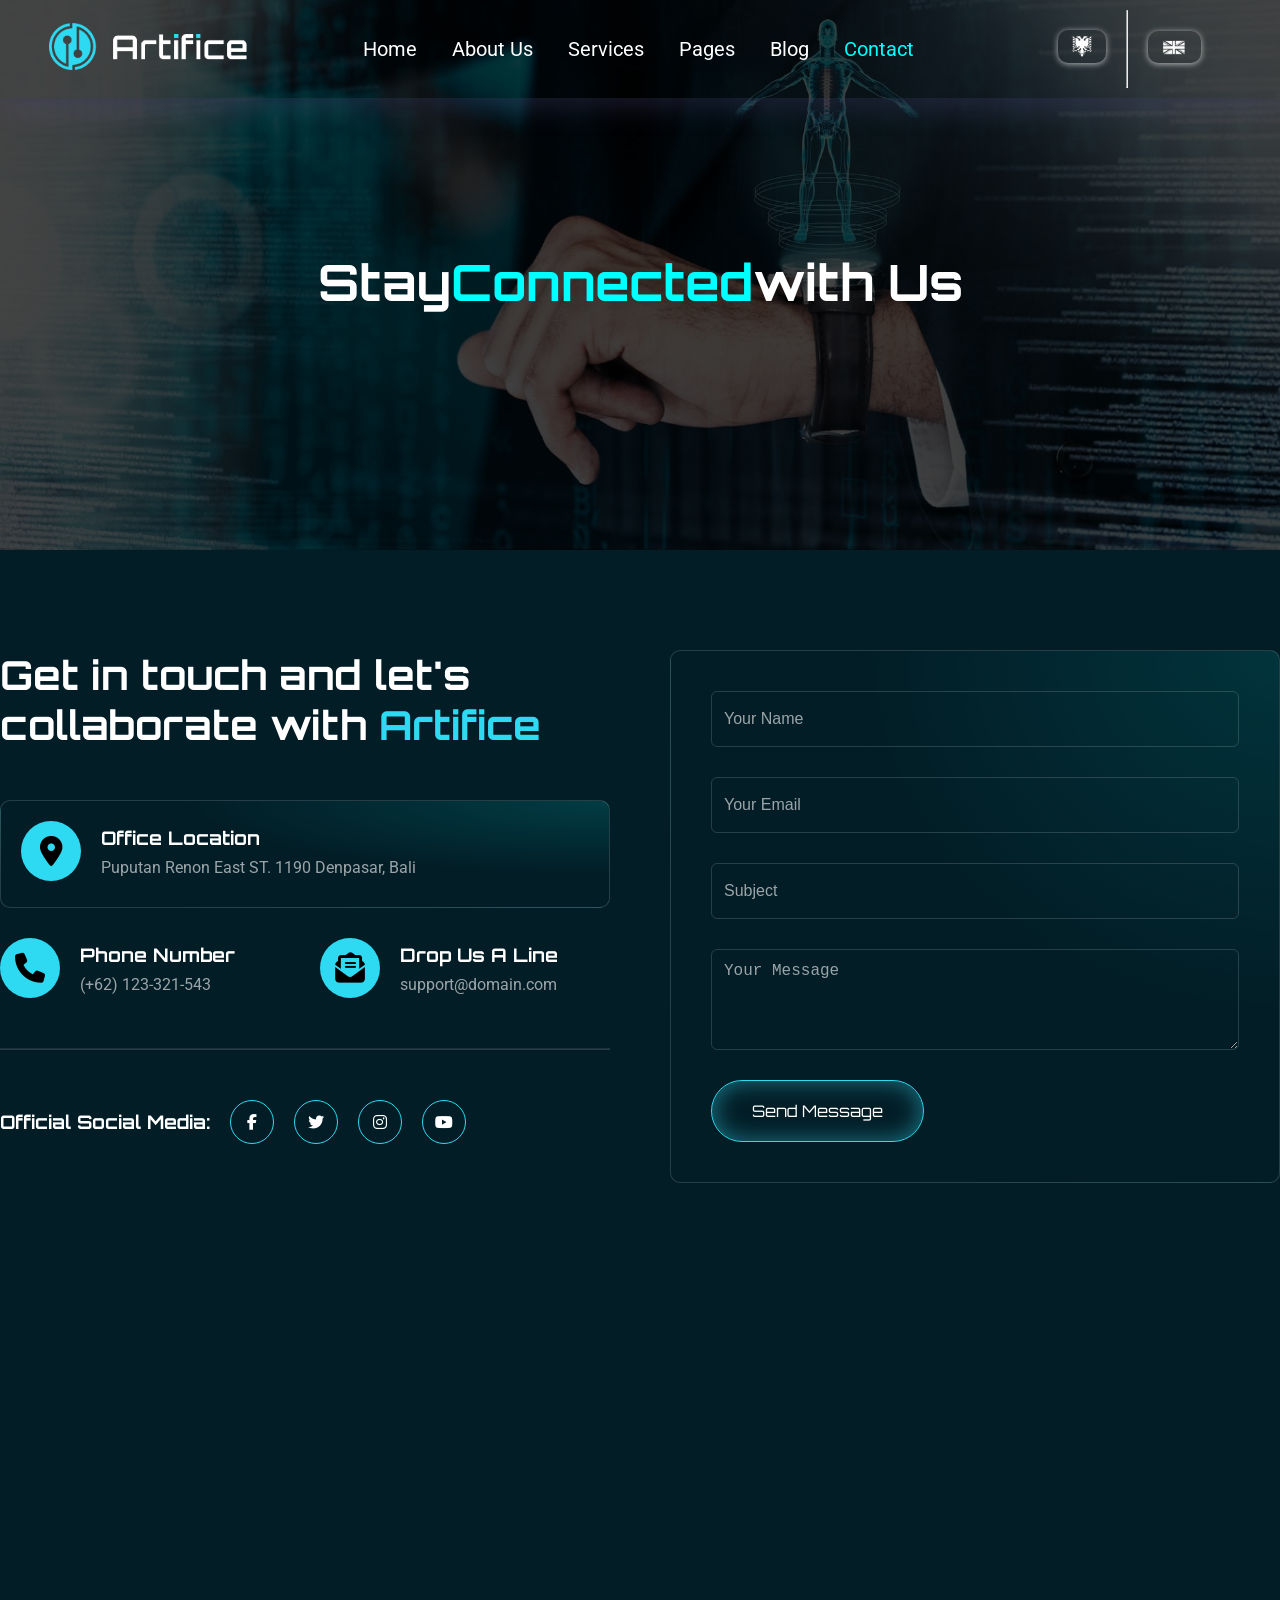
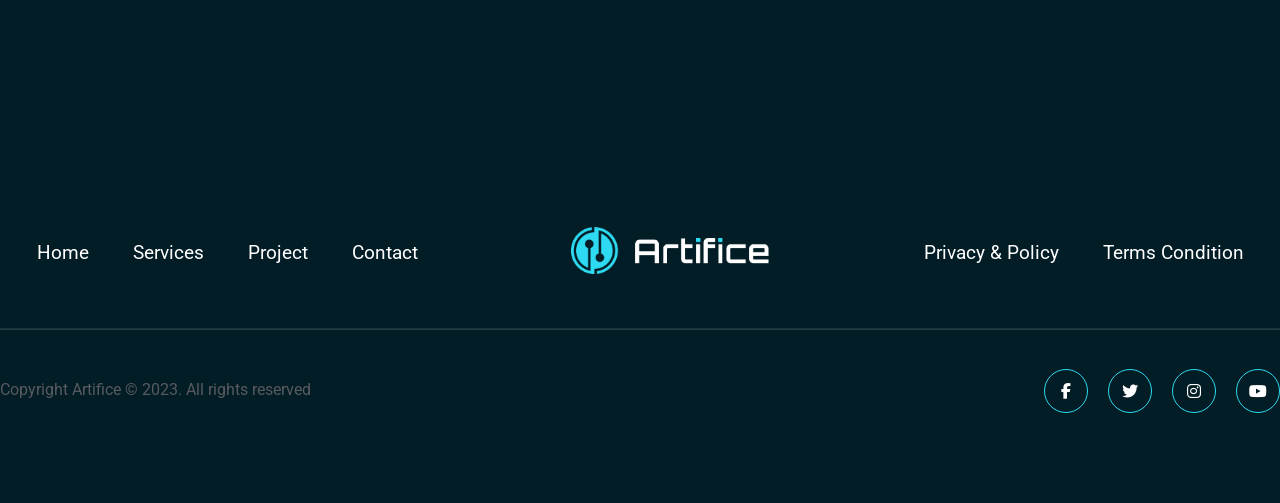
<file: artifice/contact.html>
<!DOCTYPE html>
<html lang="en">
<head>
    <meta charset="UTF-8">
    <meta name="viewport" content="width=device-width, initial-scale=1.0">
    <title>Document</title>
    <link rel="stylesheet" href="style.css">
    <link rel="stylesheet" href="contact.css">
    <link rel="stylesheet" href="https://cdnjs.cloudflare.com/ajax/libs/font-awesome/6.7.2/css/all.min.css"
        integrity="sha512-Evv84Mr4kqVGRNSgIGL/F/aIDqQb7xQ2vcrdIwxfjThSH8CSR7PBEakCr51Ck+w+/U6swU2Im1vVX0SVk9ABhg=="
        crossorigin="anonymous" referrerpolicy="no-referrer" />
    <link rel="preconnect" href="https://fonts.googleapis.com">
    <link rel="preconnect" href="https://fonts.gstatic.com" crossorigin>
    <link href="https://fonts.googleapis.com/css2?family=Orbitron:wght@400..900&display=swap" rel="stylesheet">
    <link
        href="https://fonts.googleapis.com/css2?family=Orbitron:wght@400..900&family=Roboto:ital,wght@0,100..900;1,100..900&display=swap"
        rel="stylesheet">
</head>

<body>
    <div class="krejt">
        <div class="logos">
            <img src="logo.png" alt="" width="200px">
        </div>
        <div class="links">
            <a href="index.html">Home</a>
            <a href="about.html">About Us</a>
            <a href="#">Services</a>
            <a href="#">Pages</a>
            <a href="#">Blog</a>
            <a href="contact.html"><span>Contact</span></a>
        </div>
        <div class="butonat">
               <div class="logo1">  
                <a href="contactAL.html">
                    <img src="flaggg.png"  href="aboutAl.html" alt="">
                </a>
            </div>
          <hr>
          
        <div class="logo2"> 
            <a href="contact.html"><img src="englandrv.png" alt=""></a>
        </div>
        </div>
        <div class="dropdown2">
            <button class="dropbtn2">
              <i class="fa-solid fa-bars"></i>
            </button>
            <div class="dropdown-content2">
              <a href="index.html">Home</a>
              <a href="about.html">About Us</a>
              <a href="#">Services</a>
              <a href="#">Pages</a>
              <a href="#">Blog</a>
              <a href="contact.html">Contact</a>
            </div>
          </div>
    </div>

    <div class="box1">

        <h1>Stay <span> Connected </span>with Us</h1>
    </div>


    <div class="contact-grid">

        <div class="contact-info">
            <h2>Get in touch and let's collaborate with <span class="accent-color">Artifice</span></h2>

            <div class="icon-box office">
                <div class="icon">
                    <i class="fa-solid fa-location-dot"></i>
                </div>
                <div class="icon-box-content">
                    <h3>Office Location</h3>
                    <p>Puputan Renon East ST. 1190 Denpasar, Bali</p>
                </div>
            </div>

            <div class="contact-info-grid">
                <div class="icon-box">
                    <div class="icon">
                        <i class="fa-solid fa-phone"></i>
                    </div>
                    <div class="icon-box-content">
                        <h3>Phone Number</h3>
                        <p>(+62) 123-321-543</p>
                    </div>
                </div>
                <div class="icon-box">
                    <div class="icon">
                        <i class="fa-solid fa-envelope-open-text"></i>
                    </div>
                    <div class="icon-box-content">
                        <h3>Drop Us A Line</h3>
                        <p>support@domain.com</p>
                    </div>
                </div>
            </div>

            <hr />

            <div class="contact-social-media">
                <h3>Official Social Media:</h3>
                <a href="#" class="social-media-icon">
                    <i class="fa-brands fa-facebook-f"></i>
                </a>
                <a href="#" class="social-media-icon">
                    <i class="fa-brands fa-twitter"></i>
                </a>
                <a href="#" class="social-media-icon">
                    <i class="fa-brands fa-instagram"></i>
                </a>
                <a href="#" class="social-media-icon">
                    <i class="fa-brands fa-youtube"></i>
                </a>
            </div>
        </div>

        <div class="contact-form">

            <form action="">
                <input type="text" name="your-name" placeholder="Your Name" required>
                <input type="email" name="your-email" placeholder="Your Email" required>
                <input type="text" name="your-subject" placeholder="Subject" required>
                <textarea name="message" placeholder="Your Message" rows="5"></textarea>
                <button class="button1" type="submit">Send Message</button>
            </form>
        </div>
    </div>

    <div class="contact-map">
        <iframe
            src="https://www.google.com/maps/embed?pb=!1m18!1m12!1m3!1d23410.668570617094!2d20.953358270232716!3d42.823567130398125!2m3!1f0!2f0!3f0!3m2!1i1024!2i768!4f13.1!3m3!1m2!1s0x13535b8d8eb86a37%3A0x8524b6e1715d23eb!2sVushtrri!5e0!3m2!1sen!2s!4v1740324147745!5m2!1sen!2s"
            width="100%" height="450" style="border:0;" allowfullscreen="" loading="lazy"
            referrerpolicy="no-referrer-when-downgrade"></iframe>
    </div>
    <div class="fundi">
        <div class="pjesa1">
            <a href="">Home</a>
            <a href="">Services</a>
            <a href="">Project</a>
            <a href="">Contact</a>
        </div>
        <div class="logo3">
            <img style="width: 200px;" src="logo.png" alt="">
        </div>
        <div class="pjesa2">
            <a href="">Privacy & Policy</a>
            <a href="">Terms Condition</a>
        </div>
    </div>
<div class="hr">
    <hr />
</div>
 
 <div class="contact-paragraph">
    <div class="contact-teksti">   
        <p>Copyright Artifice © 2023. All rights reserved</p>
    </div>
 <div class="contact-logos">
    <a href="#"><i class="fa-brands fa-facebook-f"></i></a>
    <a href="#"> <i class="fa-brands fa-twitter"></i></a>
   <a href="#"><i class="fa-brands fa-instagram"></i></a>
    <a href="#"><i class="fa-brands fa-youtube"></i></a>
    
 </div>
 </div>
</body>

</html>
</file>
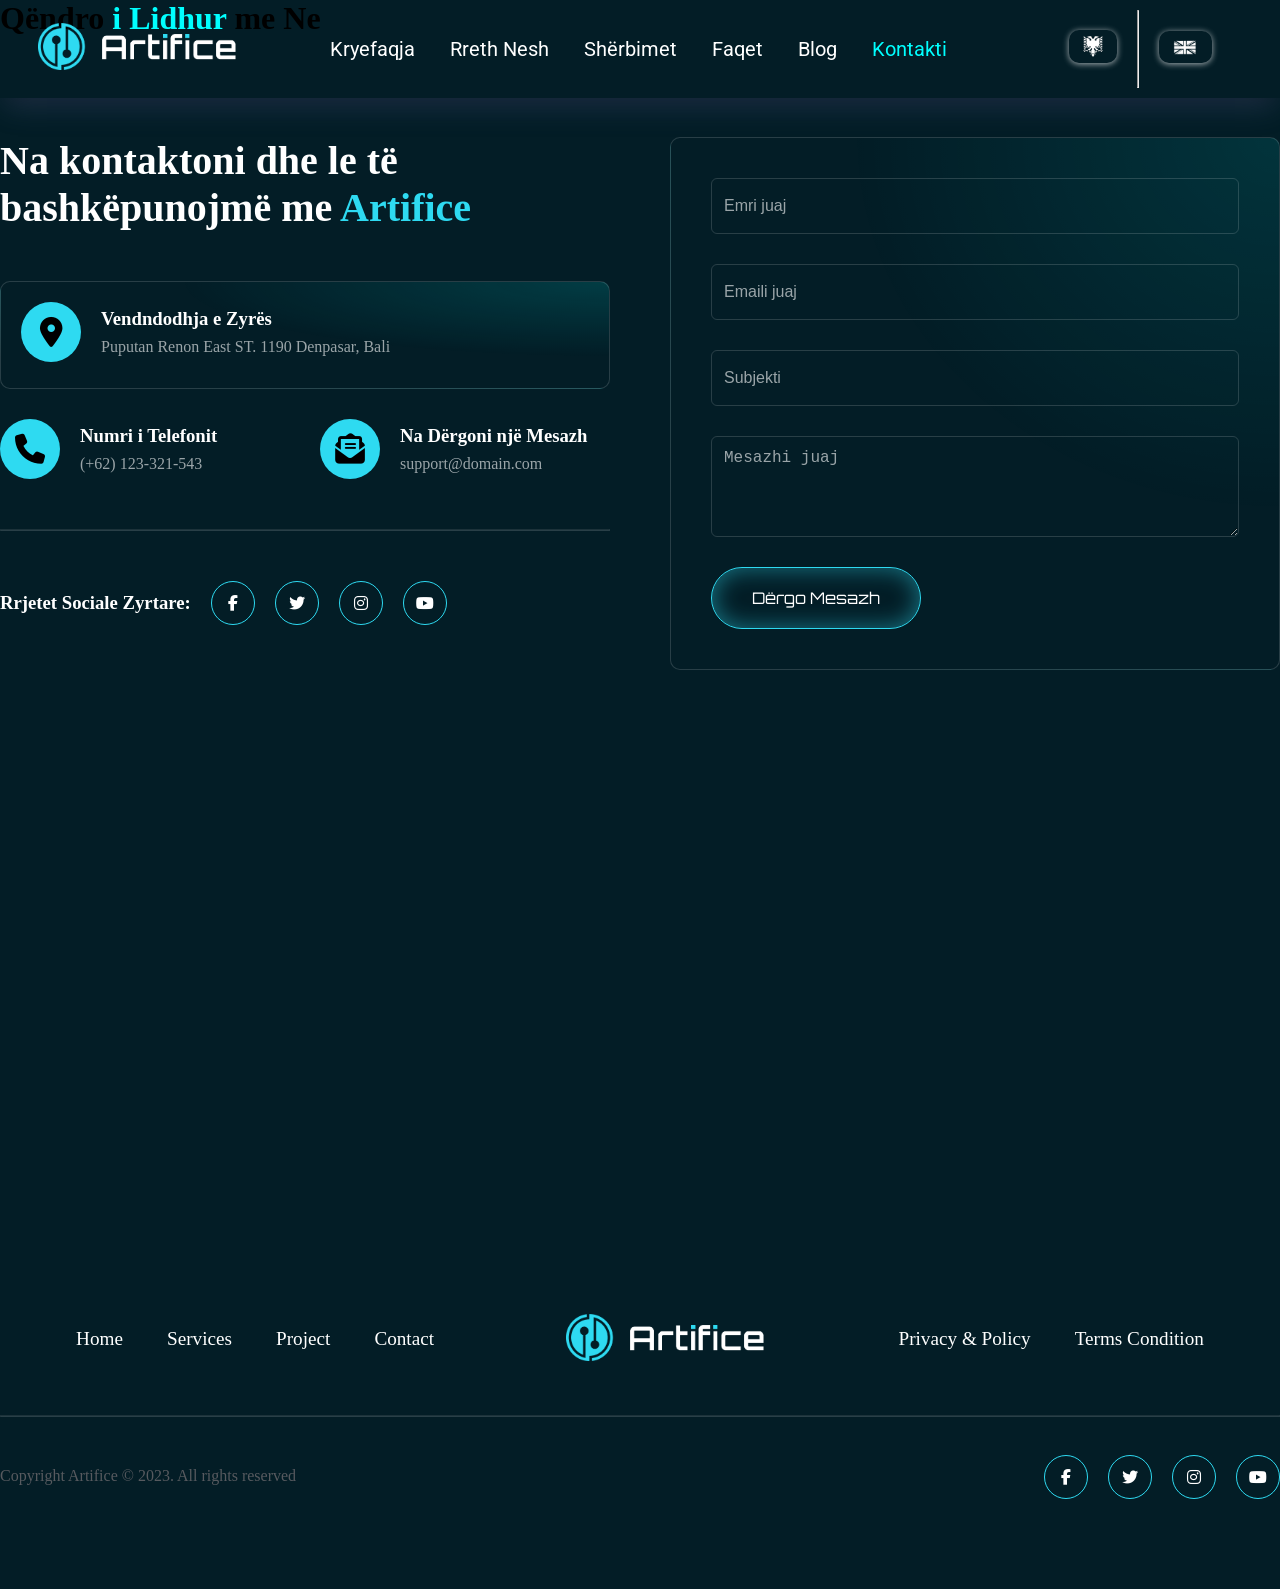
<file: artifice/contactAL.html>
<!DOCTYPE html>
<html lang="sq">

<head>
    <meta charset="UTF-8">
    <meta name="viewport" content="width=device-width, initial-scale=1.0">
    <title>Dokumenti</title>
    <link rel="stylesheet" href="contact.css">
    <link rel="stylesheet" href="https://cdnjs.cloudflare.com/ajax/libs/font-awesome/6.7.2/css/all.min.css"
        integrity="sha512-Evv84Mr4kqVGRNSgIGL/F/aIDqQb7xQ2vcrdIwxfjThSH8CSR7PBEakCr51Ck+w+/U6swU2Im1vVX0SVk9ABhg=="
        crossorigin="anonymous" referrerpolicy="no-referrer" />
    <link rel="preconnect" href="https://fonts.googleapis.com">
    <link rel="preconnect" href="https://fonts.gstatic.com" crossorigin>
    <link href="https://fonts.googleapis.com/css2?family=Orbitron:wght@400..900&display=swap" rel="stylesheet">
    <link
        href="https://fonts.googleapis.com/css2?family=Orbitron:wght@400..900&family=Roboto:ital,wght@0,100..900;1,100..900&display=swap"
        rel="stylesheet">
</head>

<body>
    <div class="krejt">
        <div class="logos">
            <img src="logo.png" alt="" width="200px">
        </div>
        <div class="links">
            <a href="indexAL.html">Kryefaqja</a>
            <a href="aboutAl.html">Rreth Nesh</a>
            <a href="#">Shërbimet</a>
            <a href="#">Faqet</a>
            <a href="#">Blog</a>
            <a href="contactAL.html"><span>Kontakti</span></a>
        </div>
        <div class="butonat">
            
            <div class="logo1">  
                <a href="contactAL.html">
                    <img src="flaggg.png"  href="aboutAl.html" alt="">
                </a>
            </div>
          <hr>
          
        <div class="logo2"> 
            <a href="contact.html"><img src="englandrv.png" alt=""></a>
        </div>


        </div>
        <div class="dropdown2">
            <button class="dropbtn2">
              <i class="fa-solid fa-bars"></i>
            </button>
            <div class="dropdown-content2">
                <a href="indexAL.html">Kryefaqja</a>
                <a href="aboutAl.html">Rreth Nesh</a>
                <a href="#">Shërbimet</a>
                <a href="#">Faqet</a>
                <a href="#">Blog</a>
                <a href="contactAL.html">Kontakti</a>
            </div>
          </div>
    </div>
    </div>

    <div class="box">
        <h1>Qëndro <span> i Lidhur </span> me Ne</h1>
    </div>

    <div class="contact-grid">

        <div class="contact-info">
            <h2>Na kontaktoni dhe le të bashkëpunojmë me <span class="accent-color">Artifice</span></h2>

            <div class="icon-box office">
                <div class="icon">
                    <i class="fa-solid fa-location-dot"></i>
                </div>
                <div class="icon-box-content">
                    <h3>Vendndodhja e Zyrës</h3>
                    <p>Puputan Renon East ST. 1190 Denpasar, Bali</p>
                </div>
            </div>

            <div class="contact-info-grid">
                <div class="icon-box">
                    <div class="icon">
                        <i class="fa-solid fa-phone"></i>
                    </div>
                    <div class="icon-box-content">
                        <h3>Numri i Telefonit</h3>
                        <p>(+62) 123-321-543</p>
                    </div>
                </div>
                <div class="icon-box">
                    <div class="icon">
                        <i class="fa-solid fa-envelope-open-text"></i>
                    </div>
                    <div class="icon-box-content">
                        <h3>Na Dërgoni një Mesazh</h3>
                        <p>support@domain.com</p>
                    </div>
                </div>
            </div>

            <hr />

            <div class="contact-social-media">
                <h3>Rrjetet Sociale Zyrtare:</h3>
                <a href="#" class="social-media-icon">
                    <i class="fa-brands fa-facebook-f"></i>
                </a>
                <a href="#" class="social-media-icon">
                    <i class="fa-brands fa-twitter"></i>
                </a>
                <a href="#" class="social-media-icon">
                    <i class="fa-brands fa-instagram"></i>
                </a>
                <a href="#" class="social-media-icon">
                    <i class="fa-brands fa-youtube"></i>
                </a>
            </div>
        </div>

        <div class="contact-form">
            <form action="">
                <input type="text" name="your-name" placeholder="Emri juaj" required>
                <input type="email" name="your-email" placeholder="Emaili juaj" required>
                <input type="text" name="your-subject" placeholder="Subjekti" required>
                <textarea name="message" placeholder="Mesazhi juaj" rows="5"></textarea>
                <button type="submit">Dërgo Mesazh</button>
            </form>
        </div>
    </div>

    <div class="contact-map">
        <iframe
            src="https://www.google.com/maps/embed?pb=!1m18!1m12!1m3!1d23410.668570617094!2d20.953358270232716!3d42.823567130398125!2m3!1f0!2f0!3f0!3m2!1i1024!2i768!4f13.1!3m3!1m2!1s0x13535b8d8eb86a37%3A0x8524b6e1715d23eb!2sVushtrri!5e0!3m2!1sen!2s!4v1740324147745!5m2!1sen!2s"
            width="100%" height="450" style="border:0;" allowfullscreen="" loading="lazy"
            referrerpolicy="no-referrer-when-downgrade"></iframe>
    </div>

    <div class="fundi">
        <div class="pjesa1">
            <a href="">Home</a>
            <a href="">Services</a>
            <a href="">Project</a>
            <a href="">Contact</a>
        </div>
        <div class="logo3">
            <img style="width: 200px;" src="logo.png" alt="">
        </div>
        <div class="pjesa2">
            <a href="">Privacy & Policy</a>
            <a href="">Terms Condition</a>
        </div>
    </div>

    <div class="hr">
        <hr />
    </div>

    <div class="contact-paragraph">
        <div class="contact-teksti">
            <p>Copyright Artifice © 2023. All rights reserved</p>
        </div>
        <div class="contact-logos">
            <a href="#"><i class="fa-brands fa-facebook-f"></i></a>
            <a href="#"> <i class="fa-brands fa-twitter"></i></a>
            <a href="#"><i class="fa-brands fa-instagram"></i></a>
            <a href="#"><i class="fa-brands fa-youtube"></i></a>
        </div>
    </div>
</body>

</html>
</file>
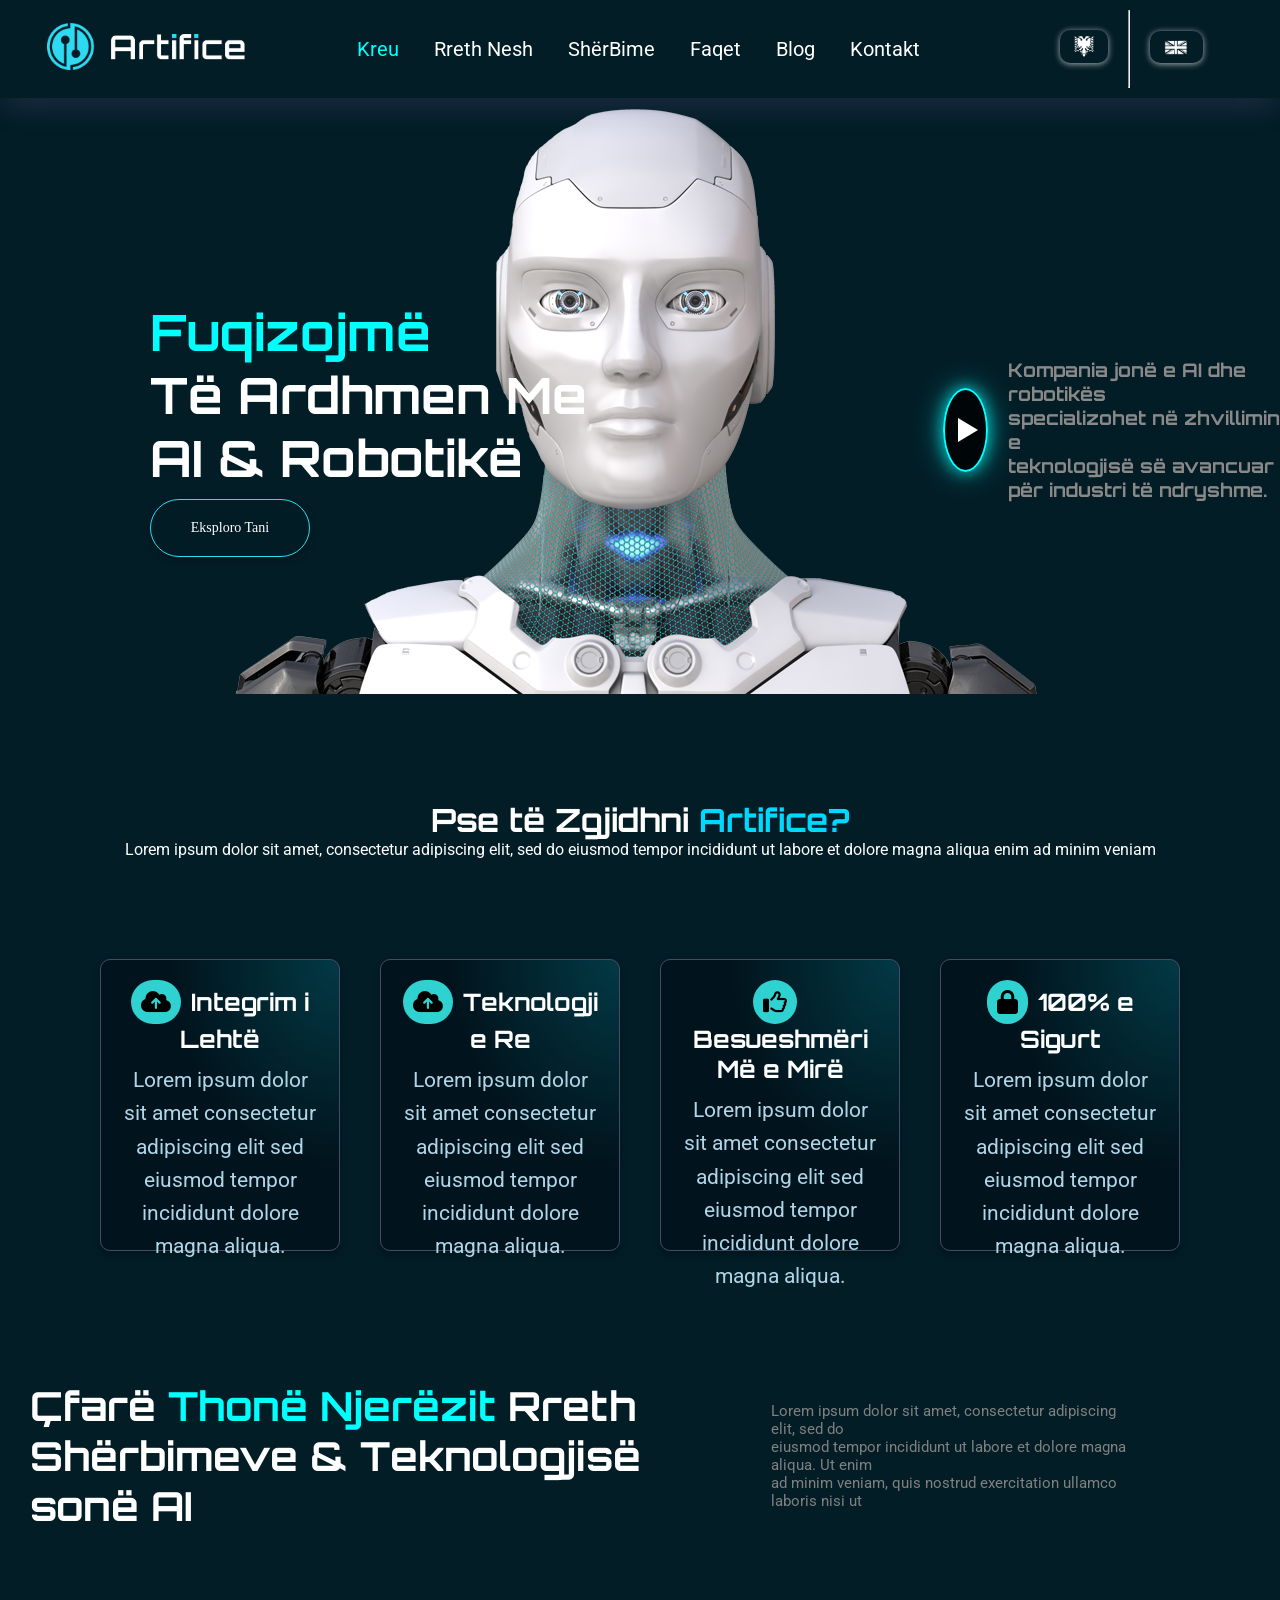
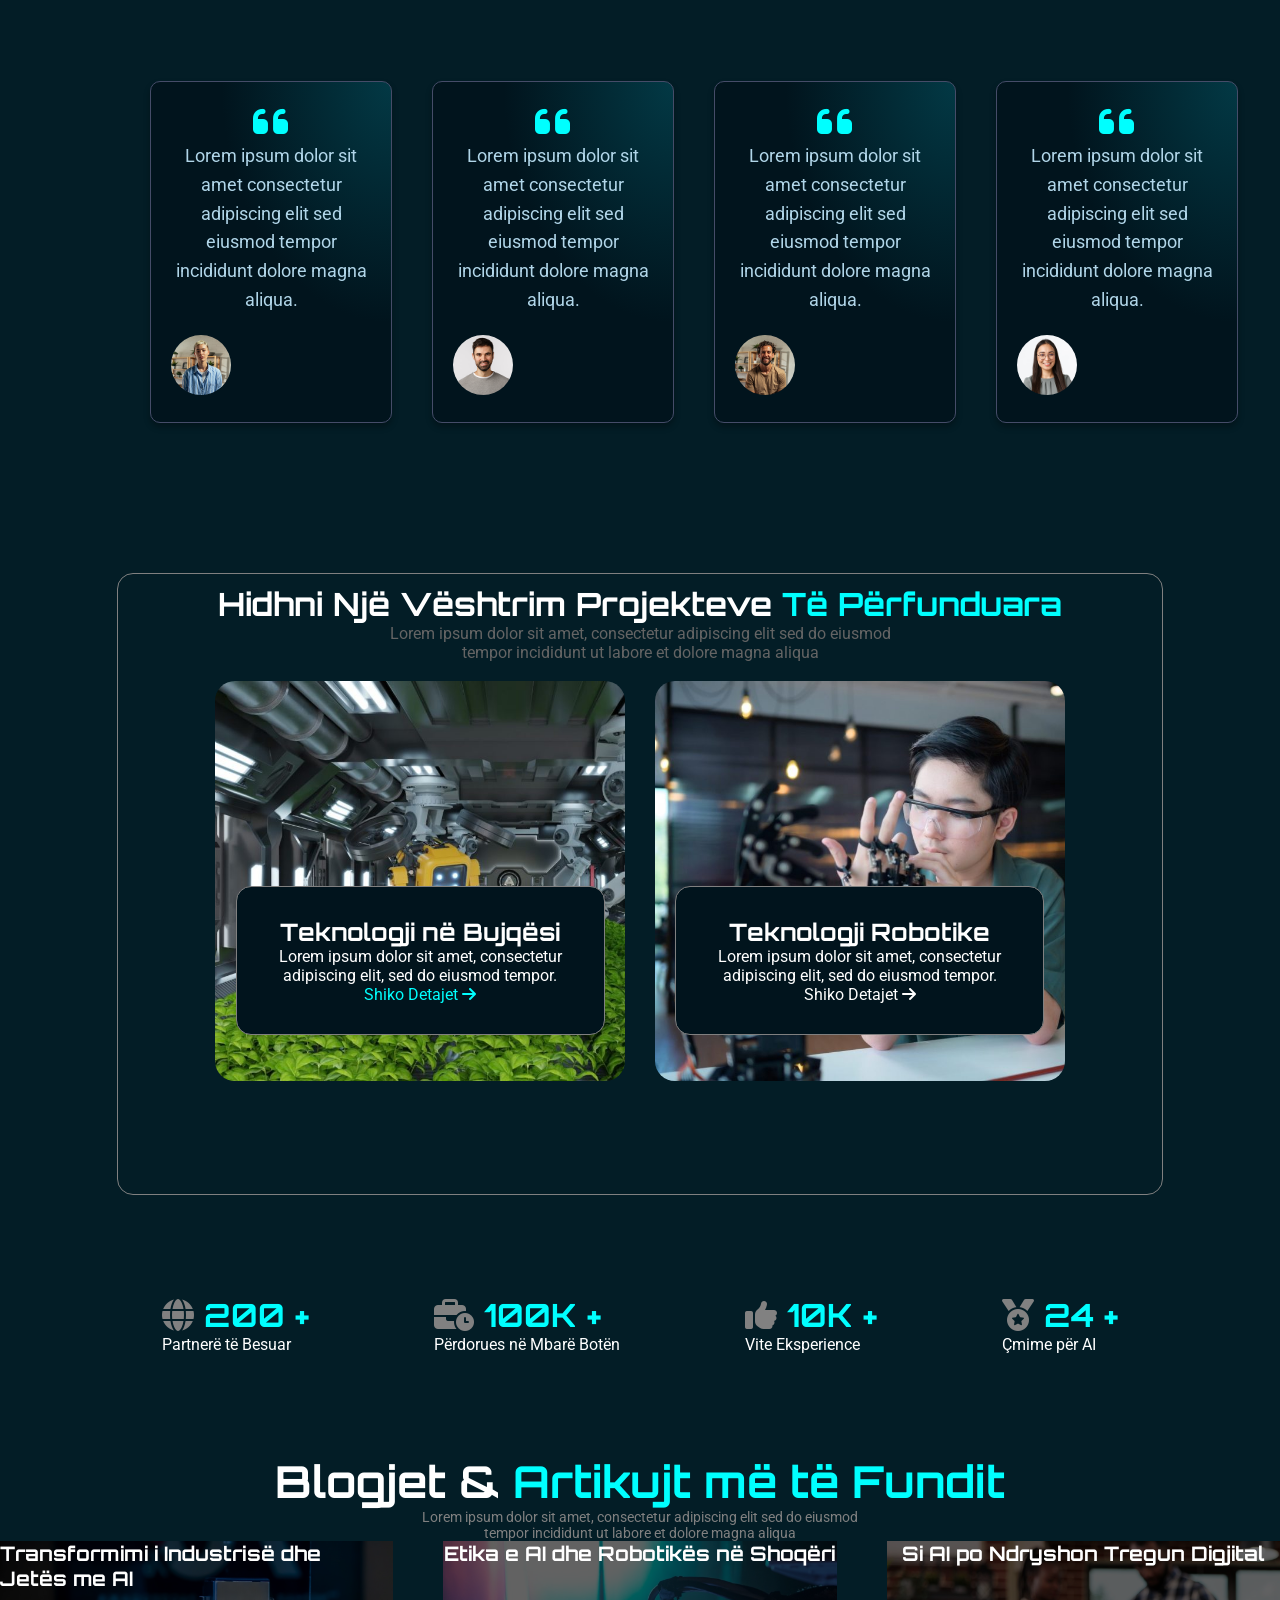
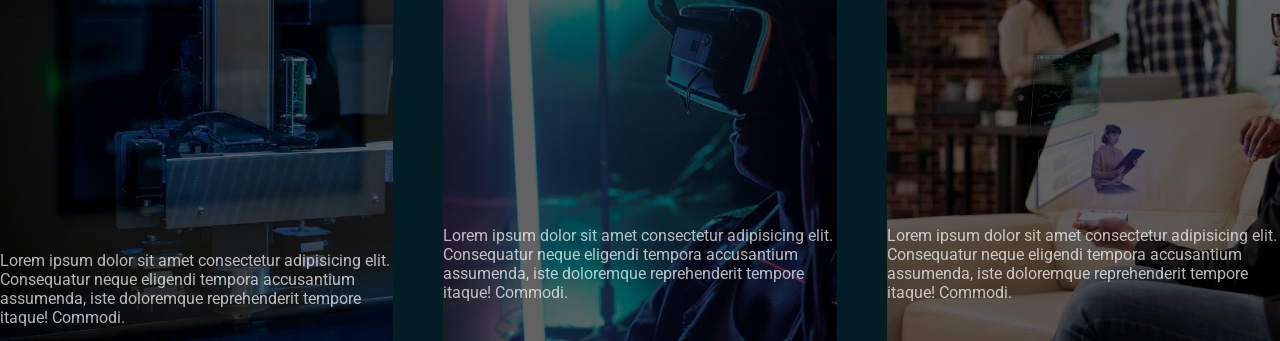
<file: artifice/indexAL.html>
<!DOCTYPE html>
<html lang="sq">

<head>
    <meta charset="UTF-8">
    <meta name="viewport" content="width=device-width, initial-scale=1.0">
    <title>Dokumenti</title>
    <link rel="stylesheet" href="style.css">
    <link rel="stylesheet" href="https://cdnjs.cloudflare.com/ajax/libs/font-awesome/6.7.2/css/all.min.css"
        integrity="sha512-Evv84Mr4kqVGRNSgIGL/F/aIDqQb7xQ2vcrdIwxfjThSH8CSR7PBEakCr51Ck+w+/U6swU2Im1vVX0SVk9ABhg=="
        crossorigin="anonymous" referrerpolicy="no-referrer" />
    <link rel="preconnect" href="https://fonts.googleapis.com">
    <link rel="preconnect" href="https://fonts.gstatic.com" crossorigin>
    <link href="https://fonts.googleapis.com/css2?family=Orbitron:wght@400..900&display=swap" rel="stylesheet">
    <link href="https://fonts.googleapis.com/css2?family=Orbitron:wght@400..900&family=Roboto:ital,wght@0,100..900;1,100..900&display=swap" rel="stylesheet">
</head>

<body>

    <!DOCTYPE html>
    <html lang="sq">
    
    <head>
        <meta charset="UTF-8">
        <meta name="viewport" content="width=device-width, initial-scale=1.0">
        <title>Dokument</title>
        <link rel="stylesheet" href="style.css">
        <link rel="stylesheet" href="https://cdnjs.cloudflare.com/ajax/libs/font-awesome/6.7.2/css/all.min.css"
            integrity="sha512-Evv84Mr4kqVGRNSgIGL/F/aIDqQb7xQ2vcrdIwxfjThSH8CSR7PBEakCr51Ck+w+/U6swU2Im1vVX0SVk9ABhg=="
            crossorigin="anonymous" referrerpolicy="no-referrer" />
        <link rel="preconnect" href="https://fonts.googleapis.com">
        <link rel="preconnect" href="https://fonts.gstatic.com" crossorigin>
        <link href="https://fonts.googleapis.com/css2?family=Orbitron:wght@400..900&display=swap" rel="stylesheet">
        <link href="https://fonts.googleapis.com/css2?family=Orbitron:wght@400..900&family=Roboto:ital,wght@0,100..900;1,100..900&display=swap" rel="stylesheet">
    </head>
    
    <body>
        <!-- header -->
        <div class="container1">
            <div class="logos">
                <img src="logo.png" alt="Logo" width="200px">
            </div>
            <div class="links">
                <a href="#"><span>Kreu</span></a>
                <a href="about.html">Rreth Nesh</a>
                <a href="#">ShërBime</a>
                <a href="#">Faqet</a>
                <a href="#">Blog</a>
                <a href="contact.html">Kontakt</a>
            </div>
            <div class="butonat">
                <div class="logo1">
                    <a href="indexAL.html">
                        <img src="flaggg.png" alt="Shqip">
                    </a>
                </div>
                <hr>
                <div class="logo2">
                    <a href="index.html"><img src="englandrv.png" alt="Anglisht"></a>
                </div>
            </div>
    
            <div class="dropdown2">
                <button class="dropbtn2">
                    <i class="fa-solid fa-bars"></i>
                </button>
                <div class="dropdown-content2">
                    <a href="index.html">Kreu</a>
                    <a href="about.html">Rreth Nesh</a>
                    <a href="#">ShërBime</a>
                    <a href="#">Faqet</a>
                    <a href="#">Blog</a>
                    <a href="contact.html">Kontakt</a>
                </div>
            </div>
        </div>
    
        <div class="divimadh">
            <div class="teksti">
                <h1><span style="color: aqua;">Fuqizojmë</span><br>Të Ardhmen Me <br>AI & Robotikë</h1>
                <button>Eksploro Tani</button>
            </div>
    
            <div class="teksti2">
                <div class="play-button">
                    <div class="triangle"></div>
                </div>
                <h3>Kompania jonë e AI dhe robotikës <br>specializohet në zhvillimin e <br> teknologjisë së avancuar për industri të ndryshme.</h3>
            </div>
        </div>
    
        <div class="kryesor3">
            <div class="teksti6">
                <h1>Pse të Zgjidhni <span style="color:rgb(0, 217, 255);">Artifice?</span></h1>
                <p>Lorem ipsum dolor sit amet, consectetur adipiscing elit, sed do eiusmod tempor incididunt ut labore et dolore magna aliqua enim ad minim veniam</p>
            </div>
            <div class="boxat4">
                <div class="box5">
                    <h3><i class="fa-solid fa-cloud-arrow-up"></i>Integrim i Lehtë</h3>
                    <p>Lorem ipsum dolor sit amet consectetur adipiscing elit sed eiusmod tempor incididunt dolore magna aliqua.</p>
                </div>
                <div class="box5">
                    <h3><i class="fa-solid fa-cloud-arrow-up"></i>Teknologji e Re</h3>
                    <p>Lorem ipsum dolor sit amet consectetur adipiscing elit sed eiusmod tempor incididunt dolore magna aliqua.</p>
                </div>
                <div class="box5">
                    <h3><i class="fa-regular fa-thumbs-up"></i>Besueshmëri Më e Mirë</h3>
                    <p>Lorem ipsum dolor sit amet consectetur adipiscing elit sed eiusmod tempor incididunt dolore magna aliqua.</p>
                </div>
                <div class="box5">
                    <h3><i class="fa-solid fa-lock"></i>100% e Sigurt</h3>
                    <p>Lorem ipsum dolor sit amet consectetur adipiscing elit sed eiusmod tempor incididunt dolore magna aliqua.</p>
                </div>
            </div>
        </div>
    
        <!-- VAZHDON ... -->
    
<!-- vazhdimi i përkthimit -->

<div class="header-text">
    <h1> Çfarë <span style="color: aqua;"> Thonë Njerëzit </span> Rreth <br> Shërbimeve & Teknologjisë sonë AI </h1>
    <p>Lorem ipsum dolor sit amet, consectetur adipiscing elit, sed do <br> eiusmod tempor incididunt ut labore et dolore magna aliqua. Ut enim <br> ad minim veniam, quis nostrud exercitation ullamco laboris nisi ut </p>
    <br>
</div>

<div class="reviews-container">
    <div class="review-box">
        <i class="fa-solid fa-quote-left"></i>
        <p>Lorem ipsum dolor sit amet consectetur adipiscing elit sed eiusmod tempor incididunt dolore magna aliqua.</p>
        <div class="fotoja">
            <img src="alexander.jpg" alt="">
        </div>
    </div>
    <div class="review-box">
        <i class="fa-solid fa-quote-left"></i>
        <p>Lorem ipsum dolor sit amet consectetur adipiscing elit sed eiusmod tempor incididunt dolore magna aliqua.</p>
        <div class="fotoja2">
            <img src="sebastian.png" alt="">
        </div>
    </div>
    <div class="review-box">
        <i class="fa-solid fa-quote-left"></i>
        <p>Lorem ipsum dolor sit amet consectetur adipiscing elit sed eiusmod tempor incididunt dolore magna aliqua.</p>
        <div class="fotoja3">
            <img src="judy.jpg" alt="">
        </div>
    </div>
    <div class="review-box">
        <i class="fa-solid fa-quote-left"></i>
        <p>Lorem ipsum dolor sit amet consectetur adipiscing elit sed eiusmod tempor incididunt dolore magna aliqua.</p>
        <div class="fotoja4">
            <img src="elina.jpg" alt="">
        </div>
    </div>
</div>

<div class="home">
    <div class="divvi">
        <div class="txti">
            <h1>Hidhni Një Vështrim Projekteve <span style="color: aqua;">Të Përfunduara</span>  </h1>
            <p>Lorem ipsum dolor sit amet, consectetur adipiscing elit sed do eiusmod <br> tempor incididunt ut labore et dolore magna aliqua</p> <br>
        </div>
    </div>
    <div class="boksat">
        <div class="boksi1">
            <div class="borderi">
                <h2 class="dyshi">Teknologji në Bujqësi</h2>
                <p class="p2shi">Lorem ipsum dolor sit amet, consectetur <br>adipiscing elit, sed do eiusmod tempor.</p>
                <p class="paragrafi">Shiko Detajet <i class="fa-solid fa-arrow-right"></i></p>
           </div>
        </div>
       <div class="boksi2">
        <div class="borderi2">
            <h2 class="treshi">Teknologji Robotike</h2>
            <p class="p3shi">Lorem ipsum dolor sit amet, consectetur adipiscing elit, sed do eiusmod tempor.</p>
            <p class="paragrafi2">Shiko Detajet <i class="fa-solid fa-arrow-right"></i>    </p>
          </div>
       </div>
    </div>
</div>

<div class="container2">
    <div class="reklamat2">
        <div class="tjerat2">
            <h2><i class="fa-solid fa-globe"></i> <span style="color: aqua;"> 200 +</span></h2>
            <p>Partnerë të Besuar</p>
        </div>
        <div class="tjerat2">
            <h2><i class="fa-solid fa-business-time"></i>  <span style="color: aqua;"> 100K +</span> </h2> 
            <p>Përdorues në Mbarë Botën</p>
        </div>
        <div class="tjerat2">
            <h2><i class="fa-solid fa-thumbs-up"></i>  <span style="color: aqua;">10K +</span> </h2>
            <p>Vite Eksperience</p>
        </div>  
        <div class="tjerat2">
            <h2><i class="fa-solid fa-medal"></i>  <span style="color: aqua;"> 24 +</span></h2>
            <p>Çmime për AI</p>
        </div>
    </div>
    <div class="all2">
        <div class="texti2">
            <h1>Blogjet & <span style="color: aqua;">Artikujt më të Fundit</span></h1>
            <p>Lorem ipsum dolor sit amet, consectetur adipiscing elit sed do eiusmod <br>tempor incididunt ut labore et dolore magna aliqua</p>
        </div>
        <div class="theboxesfinal">
            <div class="boxes1">
                <h3>Transformimi i Industrisë dhe Jetës me AI</h3>
                <p>Lorem ipsum dolor sit amet consectetur adipisicing elit. <br> Consequatur neque eligendi tempora accusantium assumenda, iste doloremque reprehenderit tempore itaque! Commodi.</p>
            </div>
            <div class="boxes2">
                <h3>Etika e AI dhe Robotikës në Shoqëri</h3>
                <p>Lorem ipsum dolor sit amet consectetur adipisicing elit. <br> Consequatur neque eligendi tempora accusantium assumenda, iste doloremque reprehenderit tempore itaque! Commodi.</p>
            </div>
            <div class="boxes3">
                <h3>Si AI po Ndryshon Tregun Digjital</h3>
                <p>Lorem ipsum dolor sit amet consectetur adipisicing elit. <br> Consequatur neque eligendi tempora accusantium assumenda, iste doloremque reprehenderit tempore itaque! Commodi.</p>
            </div>
        </div>
    </div>
</div>








</body>

</html>
</file>
<file: artifice/style.css>
*{
    padding: 0;
    margin: 0;
}
body{
    background-color:#031D26;
    font-family: 'Roboto', sans-serif;
}
.container1{
  display: flex;
  justify-content: space-around;
  align-items: center;
  box-shadow: rgba(106, 106, 173, 0.25) 0px 13px 27px -5px, rgba(0, 0, 0, 0.3) 0px 8px 16px -8px;
  font-family: "Roboto", serif;
  font-optical-sizing: auto;

  font-style: normal;
  font-variation-settings:
    "wdth" 100;
    font-size:20px;
    position:fixed;
    width:100%;
}

h1, h2, h3, h4, h5, h6 {
  font-family: "Orbitron", sans-serif;
  font-optical-sizing: auto;
  font-style: normal;
}

.links a{
   color: rgb(255, 255, 255);
   text-decoration: none;
    margin: 15px;
    
}
.links a:hover{

    color: aqua;
}

span{
  color:aqua;
}
.teksti{

    width: 60%;
    display: flex;
    flex-direction: column;

}

.butonat {
margin: 10px;
  display: flex;
  color: white;

}
.logo1{
  display: flex;
  padding: 20px;
  justify-content: center;
  align-items: center;
  gap: 20px;
  cursor: pointer;
}
.logo1 img{
width: 20px;
box-shadow: rgba(255, 255, 255, 0.664)0px 1px 6px;
padding:6px 14px;
border-radius: 10px;

}

.logo2{
display: flex;
padding: 20px;
justify-content: center;
align-items: center;
gap: 20px;
cursor: pointer;
}
.logo2 img{
width: 25px;
box-shadow: rgba(255, 255, 255, 0.664) 0px 1px 6px;
padding:8px 14px;
border-radius: 10px;

}


.logo1 img:hover{

box-shadow: rgba(54, 203, 230, 0.993)  0px 1px 6px;
}
.logo2 img:hover{

box-shadow: rgba(54, 203, 230, 0.993) 0px 1px 6px;
}



.divimadh{

background-image: url(robot-PWXSUAM\ \(1\).png);
 background-repeat: no-repeat;
    height: 600px;
    padding-top: 200px;
    background-position: center;
    display:flex;
    justify-content: center;
  
  
}
.teksti h1{
    font-size: 50px;
    color: white;
    padding-top: 100px;
    padding-left: 50px;
   float: left;
}
.divimadh button{
    width: 160px;
 
    margin: 10px 50px;
   color: white;
  background-color: #031d2683;
  box-shadow: rgba(0, 0, 0, 0.24) 0px 3px 8px;
  border-radius: 50px ;
  font-family: Cascadia Code;
  font-size:14px;
  padding:20px 32px 20px 32px;
  box-sizing: border-box;
}

.divimadh 
button:hover{
   color:rgb(0, 0, 0);
   background-color: aqua;
   
}
.teksti2{
    padding-top: 10px;
    display: flex;
    justify-content: flex-end;
    margin-top: -150px;
    color: rgb(139, 136, 136);
    gap: 20px;
    align-items: center;
    width:40%;
   
}

.teksti2 i{
    color: white;
}
.play-button {
    width: 80px;
    height: 80px;
 align-items: center;
    background-color: rgba(0, 0, 0, 0.8);
    border-radius: 50%;
    display: flex;
    flex-direction: column;
    justify-content: center;
    align-items: center;
    position: relative;
    box-shadow: 0 0 15px rgba(0, 255, 255, 0.7), 0 0 30px rgba(0, 255, 255, 0.5);
    border: 2px solid cyan;
    cursor: pointer;
    transition: 0.3s;
}

.play-button:hover{

  background-color: aqua;
  color:rgb(7, 7, 7);
}

.play-button:hover {
    box-shadow: 0 0 25px rgba(0, 255, 255, 1), 0 0 50px rgba(0, 255, 255, 0.8);
}

.triangle {
    width: 0;
    height: 0;
    border-left: 20px solid white;
    border-top: 12px solid transparent;
    border-bottom: 12px solid transparent;
    margin-left: 5px; /* To center the triangle properly */
}
.teksti6{
    color: white;
    text-align: center;
}
.kryesor3{
  display: flex;
  flex-direction: column;

}

.box5{
    background-image: radial-gradient(at top right, #00E1FF24 0%, #01141D 50%);
    border: 1px solid #454c68;
    border-radius: 10px;
    padding: 20px;
    max-width: 300px;
    text-align: center;
    box-shadow: 0 4px 6px rgba(0, 0, 0, 0.3);
    transition: transform 0.5s ease;
    margin: 20px;
    height: 250px;
  }
  
  .box5:hover{
    background-image: radial-gradient(at top right, #00E1FF24 0%, #01141D 60% );
    transform: translateY(-10px);
    transition: all 1s;
  }
  
  .box5 h3{
    font-size: 1.5rem;
    color: #ffffff;
    margin-bottom: 10px;
  }
  
  .box5 p{
    font-size: 1.3rem;
    line-height: 1.6;
    color: #b0d5e8;
  }
  .boxat4{
    display: flex;
    margin: 80px;
  }
  .box5 i{
    color: black;
    background-color: rgb(48, 209, 209);
    padding: 10px;
    border-radius:30px;
    margin-right: 10px;
  }
  
 .reklamat{
  padding: 100px;
  
  display: flex;
  color: white;
 margin: auto;
justify-content: space-around;
align-items: center;

 }
 .tjerat h2{
font-size: xx-large;
  color: rgb(129, 129, 129);
 }
 .tjerat h2:hover{
  transform: translateY(-7px);
  transition-duration: 0.5s;
  color: rgb(255, 255, 255);
 }




 
.header-text {
  color: white;
  font-size: 20px;
  display: flex;
  justify-content: center;
  align-items: center;
  margin: 30px;
  gap: 110px;
}

.header-text p {
  color: grey;
  font-size: 15px;
}

.review-box {
  background-image: radial-gradient(at top right, #00E1FF24 0%, #01141D 50%);
  border: 1px solid #454c68;
  border-radius: 10px;
  padding: 20px;
  max-width: 300px;
  text-align: center;
  box-shadow: 0 4px 6px rgba(0, 0, 0, 0.3);
  transition: transform 0.5s ease;
  margin: 20px;
  height: 300px;
}

.review-box:hover {
  background-image: radial-gradient(at top right, #00E1FF24 0%, #01141D 60%);
  transform: translateY(-10px);
  transition: all 1s;
}

.review-box h3 {
  font-size: 1.5rem;
  color: #ffffff;
  margin-bottom: 10px;
}

.review-box p {
  font-size: 18px;
  line-height: 1.6;
  color: #b0d5e8;
}

.reviews-container {
  display: flex;
  margin: 130px;
  width: 80%;
}

.review-box i {
  font-size: 40px;
  color: aqua;
}
.fotoja img{
  width: 60px;
  border-radius: 50%;
  margin-right: 140px ;
  margin-top: 20px ;
}
.fotoja2 img{
  width: 60px;
  border-radius: 50%;
  margin-right: 140px ;
  margin-top: 20px ;
}
.fotoja3 img{
  width: 60px;
  border-radius: 50%;
  margin-right: 140px ;
  margin-top: 20px ;
}
.fotoja4 img{
  width: 60px;
  border-radius: 50%;
  margin-right: 140px ;
  margin-top: 20px ;
}
.reklamat2{
  padding: 100px;
  
  display: flex;
  color: white;
 margin: auto;
justify-content: space-around;
align-items: center;

 }
 .tjerat2 h2{
font-size: xx-large;
  color: rgb(129, 129, 129);
 }
 .tjerat2 h2:hover{
  transform: translateY(-7px);
  transition-duration: 0.5s;
  color: rgb(255, 255, 255);
 }




 
.divi2{
  background-image: radial-gradient(circle, #0f3947,#031D26);
  display: flex;
  width: 100%;
  align-items: center;
  height: 500px;
}
.foto2 img{

  margin-left: -100px;
  border-radius: 0px 29px 29px 0px ;
}
.teksti3{

  width: 100%;
  margin-left: 100px;
  color: white;
  font-size: x-large;
}
.teksti3 p{
  color: rgb(81, 101, 103);
  margin-top: -20px;
  margin-left: 20px;
}




 .fundi{
  display: flex;
  gap: 100px;
  justify-content: center;
  align-items: center;
  margin-bottom: 30px;
}
.pjesa1 a{
  font-size: larger;
  text-decoration: none;
  margin: 10px;
  color: white;
}
.pjesa2 a{
  font-size: larger;
  text-decoration: none;
  margin: 20px;
  color: white;
}
.pjesa1 a:hover{
  color: aqua;
}
.pjesa2 a:hover{
  color: aqua;
}


.reklama3{
display: flex;
justify-content: space-around;
}

.artifice p{
color: #494c64;
font-size: larger;
}
.app {
  display: flex;
  gap: 10px;
}
.app a {
  width: 35px;
  height: 35px;
  border: 1px solid aqua;
  
  display: flex;
  justify-content: center;
  align-items: center;
  border-radius: 50%;
  text-decoration: none;
  font-size: 20px;
  margin-bottom: 10px;
  color: rgb(255, 255, 255);
  transition: 0.3s;
}
.app a:hover {
  width: 32px;
  height: 32px;
  background: #00acee;
  color: rgb(0, 0, 0);
}
.neon-button {
  margin-top: 15px;
  margin-left: 120px;
  font-family: 'Arial', sans-serif;
  font-size: 18px;
  color: #ffffff;
  background: transparent;
  border: 1px solid #0ff;
  padding: 12px 30px;
  border-radius: 30px;
  cursor: pointer;
  position: relative;
  transition: 0.3s ease-in-out;
  text-align: center;
  box-shadow: 0 0 1px #0ff, 0 0 15px #0ff inset;
}

.neon-button:hover {
  transform: translateY(-7px);
  background-color: #1fcde7;
  color: #000;
  border: none;
  box-shadow: 0 0 1px #1fcde7, 0 0 15px #1fcde7;
}




.dropdown2 {
  display: none;
  float: left;
  overflow: hidden;
}


button {
  font-family: "Orbitron", sans-serif;
  border: 1px solid #2edaf1;
  outline: 0;
  font-size: 10px;
  color: #fff;
  background-color: transparent;
  padding: 10px 20px;
  border-radius: 50px;
  box-shadow: 0px 0px 24px 0px rgba(45.99999999999999, 217.9999999999999, 240.99999999999997, 0.49) inset;
  transition: all .25sease-in-out;
}



.dropbtn2:hover {

  background-color: #0f3947;
  border: 2px solid rgba(255, 255, 255, 0.8);
}
.dropdown-content2 {
  display: none;
  position: absolute;
  background-color: #022636;
  min-width: 160px;
  box-shadow: 0px 8px 16px 0px rgba(0,0,0,0.2);
  z-index: 1;
}


.dropdown-content2 a {
  float: none;
  color: rgb(255, 255, 255);
  padding: 12px 16px;
  text-decoration: none;
  display: block;
  text-align: left;
}
.dropdown-content2 a:hover {
  background-color: #0f3947;

}
.dropdown2:hover .dropdown-content2 {
  display: block;
}










.home{
  color: white;
padding: 10px;
width:80%;
margin:auto;
height:600px;
border: 1px solid grey;
border-radius: 16px;
}

.txti{
text-align: center;
}
.txti p{
color: rgb(100, 100, 100);
}
.images{
display: flex;
justify-content: center;
align-items: center;

}
.images img{
width: 600px; 

}
.boksat{
display: flex;
justify-content: center;
gap:30px;

}
.paragrafi{
color: aqua;
cursor: pointer;
}
.paragrafi2:hover{
color: aqua;
cursor: pointer;
}
.boksi1{

background-image: url(images\ \(5\).jpg);
width:40%;
height:400px;
background-size: cover;
border-radius:20px;
}


.boksi2{

background-image: url(2images.jpg);
width:40%;
height:400px;
background-size: cover;
border-radius:20px;
}

.borderi{

background-color: #01141d;
text-align: center;
padding: 30px 30px;
border: 1px solid grey;
margin: 50% auto;
border-radius: 15px;
width: 75%;
}

.borderi2{

background-color: #01141d;
text-align: center;
padding: 30px 30px;
border: 1px solid grey;
margin: 50% auto;
border-radius: 15px;
width: 75%;
}

.neon-button {


font-family: 'Arial', sans-serif;
font-size: 18px;
color: #ffffff;
background: transparent;
border: 1px solid #0ff;
padding: 12px 30px;
border-radius: 30px;
cursor: pointer;
position: relative;
transition: 0.3s ease-in-out;
text-align: center;
box-shadow: 0 0 1px #0ff, 0 0 15px #0ff inset;
}

.neon-button:hover {
transform: translateY(-7px);
background-color: #1fcde7;
color: #000;
border: none;
box-shadow: 0 0 1px #1fcde7, 0 0 15px #1fcde7;
}
.divi1{
margin: 100px auto;
display: flex;
width: 86%;


}
.foto img{
border-radius: 20px ;
}
.teksti{

width: 100%;
margin-left: 100px;
color: white;
font-size: x-large;
}
.teksti p{
color: rgb(81, 101, 103);
}

.neon-button {
margin-top: 35px;
font-family: 'Arial', sans-serif;
font-size: 18px;
color: #ffffff;
background: transparent;
border: 1px solid #0ff;
padding: 12px 30px;
border-radius: 30px;
cursor: pointer;
position: relative;
transition: 0.3s ease-in-out;
text-align: center;
box-shadow: 0 0 1px #0ff, 0 0 15px #0ff inset;
}

.neon-button:hover {
transform: translateY(-7px);
background-color: #1fcde7;
color: #000;
border: none;
box-shadow: 0 0 1px #1fcde7, 0 0 15px #1fcde7;
}

.story{
margin-top: 170px;
display: flex;
justify-content: space-around;
width: 100%;
}
.titulli h1{
font-size: 40px;
color: white;
}
.titulli p{
font-size: larger;
color: rgb(81, 101, 103);
}
.foto2 img{
border-radius: 15px;

}
.box{
background-image: radial-gradient(at top right, #00E1FF24 0%, #01141D 50%);
border: 1px solid #454c68;
border-radius: 10px;
padding: 20px;
max-width: 500px;
box-shadow: 0 4px 6px rgba(0, 0, 0, 0.3);
transition: transform 0.5s ease;
margin: 20px;
height: 150px;
}

.box:hover{
background-image: radial-gradient(at top right, #00E1FF24 0%, #01141D 60% );
box-shadow: 0 0 2px rgb(0, 255, 255) ;
}
.box h3{
font-size: 1.5rem;
color: #ffffff;
margin-bottom: 10px;
}

.box p{
font-size: 1.3rem;
line-height: 1.6;
color: #b0d5e8;
}

.box i{
color: black;
background-color: rgb(48, 209, 209);
padding: 10px;
border-radius:30px;
margin: 5px;
}
.dropdown2 {
display: none;
float: left;
overflow: hidden;
}
body {
background-color: #031D26;
font-family: 'Roboto', sans-serif;
}

.header-text {
color: white;
font-size: 20px;
display: flex;
justify-content: center;
align-items: center;
margin: 30px;
gap: 110px;
}

.header-text p {
color: grey;
font-size: 15px;
}

.review-box {
background-image: radial-gradient(at top right, #00E1FF24 0%, #01141D 50%);
border: 1px solid #454c68;
border-radius: 10px;
padding: 20px;
max-width: 300px;
text-align: center;
box-shadow: 0 4px 6px rgba(0, 0, 0, 0.3);
transition: transform 0.5s ease;
margin: 20px;
height: 300px;
}

.review-box:hover {
background-image: radial-gradient(at top right, #00E1FF24 0%, #01141D 60%);
transform: translateY(-10px);
transition: all 1s;
}

.review-box h3 {
font-size: 1.5rem;
color: #ffffff;
margin-bottom: 10px;
}

.review-box p {
font-size: 18px;
line-height: 1.6;
color: #b0d5e8;
}

.reviews-container {
display: flex;
margin: 130px;
width: 80%;
}

.review-box i {
font-size: 40px;
color: aqua;
}
.fotoja img{
width: 60px;
border-radius: 50%;
margin-right: 140px ;
margin-top: 20px ;
}
.fotoja2 img{
width: 60px;
border-radius: 50%;
margin-right: 140px ;
margin-top: 20px ;
}
.fotoja3 img{
width: 60px;
border-radius: 50%;
margin-right: 140px ;
margin-top: 20px ;
}
.fotoja4 img{
width: 60px;
border-radius: 50%;
margin-right: 140px ;
margin-top: 20px ;
}.reklamat{
padding: 100px;

display: flex;
color: white;
margin: auto;
justify-content: space-around;
align-items: center;

}
.tjerat h2{
font-size: xx-large;
color: rgb(129, 129, 129);
}
.tjerat h2:hover{
transform: translateY(-7px);
transition-duration: 0.5s;
color: rgb(255, 255, 255);
}
.texti2{
color: white;
font-size: 22px;
text-align: center;
}
.texti2 p{
color: grey;
font-size: 14px;
}

.boxes1{
background-image: url(Rrobo1\ \(1\).jpg);
background-blend-mode: darken;
background-color: rgba(0, 0, 0, 0.614);
width: 400px;
height: 400px;
background-size: cover;
    

}
.boxes1 h3{
color: white;
font-size: 20px;



}
.boxes1 p{
color: rgba(255, 255, 255, 0.705);

}
.boxes1 p{
margin-top: 260px ;
}
.boxes2{
background-image: url(vr\ \(1\).jpg);
background-blend-mode: darken;
background-color: rgba(0, 0, 0, 0.614);
width: 400px;
height: 400px;
background-size: cover;
}
.boxes2 h3{
color: white;
font-size: 20px;

text-align: center;

}
.boxes2 p{
color: rgba(255, 255, 255, 0.705);

}
.boxes2 p{
margin-top: 260px ;
}
.boxes3{
background-image: url(advanced\ \(1\).jpg);
background-blend-mode: darken;
background-color: rgba(0, 0, 0, 0.614);
width: 400px;
height: 400px;
background-size: cover;
}
.boxes3 h3{
color: white;
font-size: 20px;


text-align: center;
}
.boxes3 p{
color: rgba(255, 255, 255, 0.705);

}
.boxes3 p{
margin-top: 260px ;
}
.theboxesfinal{
display: flex;
justify-content: center;
align-items: center;
gap: 50px;
}




@media screen and (min-width: 390px) and (max-width: 968px) {
 
  .home{
    height:1100px;
border: 1px solid grey;

  }

  .boksat{
    display: flex;
    flex-direction: column;
  }
  .boksi1{
    width: 100%;
  }
  .boksi2{
    width: 100%;
  }
  .boksi1 img{
    width: 100%;
  }
  .boksi2 img{
    width: 100%;
  }
  
  
  .container2{
    display: flex;
    align-items: center;
    flex-direction: column;
  }
  .theboxesfinal{
    display: flex;
    flex-direction: column;
    justify-content: center;
    align-items: center;
    gap: 50px;
    }
  .dropdown2{
   
    display: block;
   }
   .dropdown-content2{
    position: absolute;
    right: 10px;
   }
   .links{
    display: none;

   }
 
  .teksti h3{
    margin-left: 80px;
  }
  .divimadh{
    background-image: none;
    flex-direction: column;
    gap: 50px;
  }
  .boxat4{
    flex-direction: column;
  }
  .box5{
    width: 100%;
  }
  .teksti{
    width: 100%;
    align-items: center;
    justify-content: center;
  }
  .teksti h1{
    width: 100%;
    text-align: center;
    padding: 0;
    margin: auto;
  }
  .teksti2{
    width: 100%;
    margin: 0;
    padding: 0;
  }
  .boxat4{
    margin: 0;
    margin: auto;

  }
  .box5{
    max-width: 400px;
    display: flex;
    flex-direction: column;
    justify-content: center;
    align-items: center;
  }
  .teksti6 p{
    padding: 15px;
  }
  .reklamat{
    flex-direction: column;
    padding: 50px 0;
    gap: 20px;
    text-align: center;
  }
  .header-text{
    flex-direction: column;
    gap: 20px;
  }
  .header-text h1{
    text-align: center;
  }
  .header-text p{
    text-align: center;
    font-size: 30px;
   
  }
  .reviews-container{
    margin: 0;
    width: 100%;
    flex-direction: column;
  }
  .review-box{
    width: 100%;
    margin: 20px auto;
    max-width: 400px;
  }
  .review-box p{
    font-size: 22px;
  }
  .fotoja img, .fotoja2 img, .fotoja3 img, .fotoja4 img{
    margin-right: 0;
    width: 110px;
  }
  .reklamat2{
    padding: 0;
    flex-direction: column;
    gap: 50px;
  }
  .tjerat2 h2{
    font-size: 50px;
  }
  .tjerat2 p{
    font-size: 25px;
    padding: 20px 0;
  }
  .foto2 img{
    display: none;
  }
  .fundi{
    flex-direction: column;
    gap: 20px;
    margin: 50px 0;
  }
  .pjesa1 a{
    font-size: 26px;
  }
  .pjesa2 a{
    font-size: 26px;
  }
  .reklama3{
    flex-direction: column;
    align-items: center;
    gap: 20px;
  }
  .artifice p{
    font-size: 26px;
  }
  .app a{
    width: 50px ;
    height: 50px;
    margin-bottom: 20px;
  }
  .teksti3{
    margin: 0 30px
  }
.play-button{
  display: none;
}
.teksti2 h3{
  text-align: center;
}
h1,h2,h3,h4,h5,h6{
  width: 100%;
        text-align: center;
        padding: 0;
        margin: auto;
}
}
</file>
<file: artifice/about.css>
*{
    padding: 0;
    margin: 0;
}
body{
    background-color:#031D26;
    max-width: 100%;
}
.container{
  z-index: 3;
  display: flex;
  justify-content: space-around;
  align-items: center;
  box-shadow: rgba(106, 106, 173, 0.25) 0px 13px 27px -5px, rgba(0, 0, 0, 0.3) 0px 8px 16px -8px;
  font-family: "Roboto", serif;
  font-optical-sizing: auto;
  font-style: normal;
  font-variation-settings:
    "wdth" 100;
    font-size:20px;
    position:fixed;
    width:100%;
  top: 0px;

  
}
.dropdown2 {
  display: none;
  float: left;
  overflow: hidden;
}


button {
  font-family: "Orbitron", sans-serif;
  border: 1px solid #2edaf1;
  outline: 0;
  font-size: 16px;
  color: #fff;
  background-color: transparent;
  padding: 20px 40px;
  border-radius: 50px;
  box-shadow: 0px 0px 24px 0px rgba(45.99999999999999, 217.9999999999999, 240.99999999999997, 0.49) inset;
  transition: all .25sease-in-out;
}


.dropbtn2:hover {

  background-color: #0f3947;
  border: 2px solid rgba(255, 255, 255, 0.8);
}
.dropdown-content2 {
  display: none;
  position: absolute;
  background-color: #022636;
  min-width: 160px;
  box-shadow: 0px 8px 16px 0px rgba(0,0,0,0.2);
  z-index: 1;
}


.dropdown-content2 a {
  float: none;
  color: rgb(255, 255, 255);
  padding: 12px 16px;
  text-decoration: none;
  display: block;
  text-align: left;
}
.dropdown-content2 a:hover {
  background-color: #0f3947;

}
.dropdown2:hover .dropdown-content2 {
  display: block;
}




.links a{
    font-size: 20px;
    font-family: 'Roboto', sans-serif;
   color: rgb(255, 255, 255);
   text-decoration: none;
    margin: 25px;
    
}
.links a:hover{

    color: aqua;
}


.butonat {
margin: 10px;
  display: flex;
  color: white;

}
.logo1{
    display: flex;
    padding: 20px;
    justify-content: center;
    align-items: center;
    gap: 20px;
    cursor: pointer;
}
.logo1 img{
  width: 20px;
  box-shadow: rgba(255, 255, 255, 0.664)0px 1px 6px;
  padding:6px 14px;
  border-radius: 10px;

}

.logo2{
  display: flex;
  padding: 20px;
  justify-content: center;
  align-items: center;
  gap: 20px;
  cursor: pointer;
}
.logo2 img{
width: 25px;
box-shadow: rgba(255, 255, 255, 0.664) 0px 1px 6px;
padding:8px 14px;
border-radius: 10px;

}


.logo1 img:hover{

  box-shadow: rgba(54, 203, 230, 0.993)  0px 1px 6px;
}
.logo2 img:hover{

  box-shadow: rgba(54, 203, 230, 0.993) 0px 1px 6px;
}


.butonat i:hover{
    color: lightblue;
}
.divi1{
  margin: 100px auto;
  display: flex;
  width: 99%;
  align-items: center;
  flex-direction: row;
   

}
.foto img{
  width: 700px;
    border-radius: 20px ;
}
.teksti{
 
    width: 100%;
    margin-left: 100px;
    color: white;
    font-size: x-large;
}
.teksti p{
    color: rgb(81, 101, 103);
}

.neon-button {
    margin-top: 35px;
    font-family: 'Arial', sans-serif;
    font-size: 18px;
    color: #ffffff;
    background: transparent;
    border: 1px solid #0ff;
    padding: 12px 30px;
    border-radius: 30px;
    cursor: pointer;
    position: relative;
    transition: 0.3s ease-in-out;
    text-align: center;
    box-shadow: 0 0 1px #0ff, 0 0 15px #0ff inset;
}

.neon-button:hover {
    transform: translateY(-7px);
    background-color: #1fcde7;
    color: #000;
    border: none;
    box-shadow: 0 0 1px #1fcde7, 0 0 15px #1fcde7;
}

.story{
    margin-top: 170px;
    display: flex;
    justify-content: space-around;
    width: 100%;
}
.titulli h1{
font-size: 40px;
color: white;
}
.titulli p{
    font-size: larger;
    color: rgb(81, 101, 103);
}
.foto2 img{
  width: 700px;
    border-radius: 15px;

}
.boxat{
  margin: 20px;
}
.box{
    background-image: radial-gradient(at top right, #00E1FF24 0%, #01141D 50%);
    border: 1px solid #454c68;
    border-radius: 10px;
    padding: 20px;
    width: 70%;
    box-shadow: 0 4px 6px rgba(0, 0, 0, 0.3);
    transition: transform 0.5s ease;
    margin: 20px;
    height: 150px;
  }
  
  .box:hover{
    background-image: radial-gradient(at top right, #00E1FF24 0%, #01141D 60% );
    box-shadow: 0 0 2px rgb(0, 255, 255) ;
  }
  .box h3{
    font-size: 1.5rem;
    color: #ffffff;
    margin-bottom: 10px;
  }
  
  .box p{
    font-size: 1.3rem;
    line-height: 1.6;
    color: #b0d5e8;
  }
  
  .box i{
    color: black;
    background-color: rgb(48, 209, 209);
    padding: 10px;
    border-radius:30px;
    margin: 5px;
  }






  .kryesor{
    margin-top: 150px;
    display: flex;
    flex-direction: column;
    width: 90%;
  
  }
  .teksti{
    color: white;
    text-align: center;
}

  .box1{
    background-image: radial-gradient(at top right, #00E1FF24 0%, #01141D 60%);
    border: 0.5px solid #33384d;
    border-radius: 10px;
    padding: 20px;
    width:30%;
    text-align: center;
    box-shadow: 0 4px 6px rgba(0, 0, 0, 0.3);
    transition: transform 0.5s ease;
    margin: 10px;
    height: 250px;
  }
  
  .box1:hover{
    background-image: radial-gradient(at top right, #00E1FF24 0%, #01141D 80% );
    transform: translateY(-15px);
    transition: all 0.5s;
  }
  
  .box1 h3{
    font-size: 1.5rem;
    color: #ffffff;
    margin-bottom: 10px;
  }
  
  .box1 p{
    font-size: 1.3rem;
    line-height: 1.6;
    color: #b0d5e8;
  }
  .boxat2{
    width: 100%;
    display: flex;
    margin: 80px;
  }
    .box1 i{
    color: black;
    background-color: rgb(48, 209, 209);
    padding: 10px;
    border-radius:30px;
  }




.intro{
    display: flex;
    align-items: center;
  justify-content: center;
    background-image: url(femalework.jpg);
background-size: cover;
background-color: rgba(2, 11, 34, 0.84);
background-blend-mode: color-burn;
    width: 100%;
    height: 700px;
    overflow: hidden;
    
}


.dropbtn {
    margin-left: 30px;
    font-size: xx-large;
    background-color: rgba(0, 255, 255, 0.2);
    width: 80px;
    height: 80px;
    border-radius: 50%;
    border: 2px solid rgba(0, 255, 255, 0.5);
    color: white;
    padding: 10px 20px;
    font-size: 16px;
    border: none;
    cursor: pointer;
}
.dropbtn:hover {
    width: 85px;
    height: 85px;
    background-color: #00d9ff; 
    border: 2px solid rgba(255, 255, 255, 0.8);
}


.dropdown {
    display: flex;
    justify-content: center;
    align-items: center;
    overflow: hidden;
    display: inline-block;
}
.dropdown a{
  display: none;
}
.dropdown h1{
    color: white;
    margin-right:20px ;
}


.dropdown-content {
    position: absolute;
    width: 300px;
    display: block; 
    visibility: hidden;
    opacity: 0;
    transition: opacity 0.3s ease-in-out;
}


.dropdown:hover .dropdown-content {
    visibility: visible;
    opacity: 1;
}



.dropdown:focus-within .dropdown-content {
    display: block;
}


.dropdown-content video {
  
    width: 100%;
    height: auto;
    cursor: pointer;
}
iframe {
    position: relative;
    top:-300px;
    right: 300px;
    pointer-events: auto;
    width: 800px;
    height: 500px;
    border: none;
}




.team{
  text-align: center;

  
}
.titulli2 h1{
  margin-top: 50px;
  font-size: 50px;
   color: white;
}
.titulli2 p{
  font-size: x-large;
   color: #33384d;
   margin-bottom: 100px;
}
.person{
  align-items: center;
  justify-content: space-evenly;
  display: flex;

}










 .person1{
  position: relative;
  height: 450px;
  overflow: hidden;
  border-radius: 10px;
  cursor: pointer;
}



.person2{
  position: relative;

  height: 450px;
  overflow: hidden;
  border-radius: 10px;
  cursor: pointer;
}
.person3{
  position: relative;

  height: 450px;
  overflow: hidden;
  border-radius: 10px;
  cursor: pointer;
}



.person1 img {
  width: 100%;
  height: 100%;
  object-fit: cover;
  transition: 0.3s ease;
}

.person2 img {
  width: 100%;
  height: 100%;
  object-fit: cover;
  transition: 0.3s ease;
}
.person3 img {
  width: 100%;
  height: 100%;
  object-fit: cover;
  transition: 0.3s ease;
}

.person1:hover img {
  filter: brightness(25%);
}
.person2:hover img {
  filter: brightness(25%);
}
.person3:hover img {
  filter: brightness(25%);
}
.teksti2 {
  position: absolute;
  bottom: 0;
  width: 100%;
  height: 100%;
  background: rgba(9, 1, 50, 0.332);
  display: flex;
  flex-direction: column;
  justify-content: flex-end;
  align-items: center;
  opacity: 0;
  transform: translateY(20px);
  transition: 0.3s ease;
}
.person1:hover .teksti2 {
  opacity: 1;
  transition-duration: 0.5s;
  transform: translateY(0);
}
.person2:hover .teksti2 {
  opacity: 1;
  transition-duration: 0.5s;
  transform: translateY(0);
}
.person3:hover .teksti2 {
  opacity: 1;
  transition-duration: 0.5s;
  transform: translateY(0);
}

.name {
  color: white;
  font-size: 18px;
  font-weight: bold;
  margin-bottom: 10px;
}
.icons {
  display: flex;
  gap: 10px;
}
.icons a {
  width: 35px;
  height: 35px;
  background: white;
  display: flex;
  justify-content: center;
  align-items: center;
  border-radius: 50%;
  text-decoration: none;
  font-size: 20px;
  margin-bottom: 10px;
  color: black;
  transition: 0.3s;
}
.icons a:hover {
  background: #00acee;
  color: white;
}



.divi2{
  background-image: radial-gradient(circle, #0f3947,#031D26);
  display: flex;
  width: 100%;
  align-items: center;
  height: 500px;
}
.foto2 img{

  margin-left: -100px;
  border-radius: 29px ;
}
.teksti3{

  width: 100%;
  margin-left: 100px;
  color: white;
  font-size: x-large;
}
.teksti3 p{
  color: rgb(81, 101, 103);
}
.fundi{
  display: flex;
  justify-content: space-around;
  align-items: center;
  margin-bottom: 50px;
}
.pjesa1 a{
  font-size: larger;
  text-decoration: none;
  margin: 20px;
  color: white;
}
.pjesa2 a{
  font-size: larger;
  text-decoration: none;
  margin: 20px;
  color: white;
}
.pjesa1 a:hover{
  color: aqua;
}
.pjesa2 a:hover{
  color: aqua;
}


.reklama{
display: flex;
justify-content: space-around;
}
.artifice p{
color: #494c64;
font-size: larger;
}
.app {
  display: flex;
  gap: 10px;
}
.app a {
  width: 35px;
  height: 35px;
  border: 1px solid aqua;
  
  display: flex;
  justify-content: center;
  align-items: center;
  border-radius: 50%;
  text-decoration: none;
  font-size: 20px;
  margin-bottom: 10px;
  color: rgb(255, 255, 255);
  transition: 0.3s;
}
.app a:hover {
  width: 32px;
  height: 32px;
  background: #00acee;
  color: rgb(0, 0, 0);
}


@media screen and (min-width: 390px) and (max-width: 968px) {

 body,html{
  width: 100%;
 }

.container{
  width: 100%;
  display: flex;

}
.links {
  display: none;
}
.dropdown2{
  display: block;
 }

.divi1{
  margin-left: 25px;
  flex-direction: column;
  display: flex;
  width: 200%;
}
.teksti{
  color: white;
  text-align: center;
  width: 80%;

}
.foto img{
  width: 100%;
}

.teksti p,h1{
  width: 100%;
}
.story{
  width: 200%;
  display: flex;
  flex-direction: column;
flex-wrap: wrap;
align-items: end;
}

.foto2 img{
  width: 600px;
}

.kryesor{
  width: 200%;
  display: flex;
}
.box{
  width: 100%;
  height: 200px;
}






.boxat2 {
  width: 100%;
  display: flex;
  flex-direction: column;
  margin: 50px;
  align-items: flex-start ;
}
.box1 p{
  font-size: 30px;
}
.box1 h3{
  font-size: 30px;
}
.box1{
  width: 90%;
  height: 200px;
}
.foto2 img{
  display: none ;
}




.intro{
  width: 213%;
  
}
.dropdown{
  display: block;
  padding: 0px;
  margin: 0px;
}



.person{
  display: flex;
  flex-direction: column;
  width:210%;
  gap: 50px;
}
.titulli2{
  
  width: 210%;
}

.team{
  width: 100%;
}
.dropdown a{
  color: white;
  display: block;
  margin-left: 20px;
}
.dropdown-content iframe{
  display: none;
}


.divi2{
  width: 210%;

}
.fundi{
  display: flex;
  flex-direction: column;
  width: 210%;
}
.reklama{
  width: 210%;
}
}
</file>
<file: artifice/contact.css>
*{
    padding: 0;
    margin: 0;
}
body{
  background-color:#031D26;
}
.krejt{
  z-index: 3;
    display: flex;
    justify-content: space-around;
    align-items: center;
    box-shadow: rgba(106, 106, 173, 0.25) 0px 13px 27px -5px, rgba(0, 0, 0, 0.3) 0px 8px 16px -8px;
    font-family: "Roboto", serif;
    font-optical-sizing: auto;

    font-style: normal;
    font-variation-settings:
      "wdth" 100;
      font-size:20px;
      position:fixed;
      width:100%;

}
.links a{
   color: rgb(255, 255, 255);
   text-decoration: none;
    margin: 15px;
    
}
.links a:hover{

    color: aqua;
}
span{
    color:aqua;
  }
  .teksti{
  
      width: 60%;
      display: flex;
      flex-direction: column;
  
  }
  
  .butonat {
  margin: 10px;
    display: flex;
    color: white;
  
  }
  
  .logo1{
    display: flex;
    padding: 20px;
    justify-content: center;
    align-items: center;
    gap: 20px;
    cursor: pointer;
}
.logo1 img{
  width: 20px;
  box-shadow: rgba(255, 255, 255, 0.664)0px 1px 6px;
  padding:6px 14px;
  border-radius: 10px;

}

.logo2{
  display: flex;
  padding: 20px;
  justify-content: center;
  align-items: center;
  gap: 20px;
  cursor: pointer;
}
.logo2 img{
width: 25px;
box-shadow: rgba(255, 255, 255, 0.664) 0px 1px 6px;
padding:8px 14px;
border-radius: 10px;

}


.logo1 img:hover{

  box-shadow: rgba(54, 203, 230, 0.993)  0px 1px 6px;
}
.logo2 img:hover{

  box-shadow: rgba(54, 203, 230, 0.993) 0px 1px 6px;
}
.dropdown2 {
  display: none;
  float: left;
  overflow: hidden;
}



  

button {
  font-family: "Orbitron", sans-serif;
  border: 1px solid #2edaf1;
  outline: 0;
  font-size: 16px;
  color: #fff;
  background-color: transparent;
  padding: 20px 40px;
  border-radius: 50px;
  box-shadow: 0px 0px 24px 0px rgba(45.99999999999999, 217.9999999999999, 240.99999999999997, 0.49) inset;
  transition: all .25sease-in-out;
}


.dropbtn2:hover {

  background-color: #0f3947;
  border: 2px solid rgba(255, 255, 255, 0.8);
}
.dropdown-content2 {
  display: none;
  position: absolute;
  background-color: #022636;
  min-width: 160px;
  box-shadow: 0px 8px 16px 0px rgba(0,0,0,0.2);
  z-index: 1;
}


.dropdown-content2 a {
  float: none;
  color: rgb(255, 255, 255);
  padding: 12px 16px;
  text-decoration: none;
  display: block;
  text-align: left;
}
.dropdown-content2 a:hover {
  background-color: #0f3947;

}
.dropdown2:hover .dropdown-content2 {
  display: block;
}



  .box1{

    background-image: url(digital-innovation-businessman-hologram-watch-and-ai-technology-digital-transformation-abstract-i-e1677549119804.jpg);
    width:100%;
    height:550px;
    background-color: rgba(0, 0, 0, 0.733);
    background-blend-mode: darken;
    background-size: cover;
  }

  .box1 h1{
    font-family: "Orbitron", sans-serif;
    font-size:50px;
    padding: 250px;
    display: flex;
    justify-content: center;
    align-items: center;
    font-optical-sizing: auto;
    color:white;
  }
  .besmiri h1{
    color: white;
    margin-top: 20px;
    font-size: 50px;
    font-family: 'Segoe UI', Tahoma, Geneva, Verdana, sans-serif;
  }
  
 .diviipare{
 
    border: 1px solid gray;
    width: 35%;
    padding: 40px;
   border-radius: 8px;
   display: flex;
   gap: 30px;
   margin-top: 30px;
   

  }
  .diviipare :hover{
    color: #2edaf1;
  }
  .diviipar-text h1{
    color: white;
    font-size: 40px;
  }
  .diviipar-text h3{
    color: #575a5f;
    font-size: 23px

  }
 .icon{
  width: 60px;
  height: 60px;
  border-radius: 90%;
  display: flex;
  justify-content: center;
  align-items: center;
  background-color: #2edaf1;
  font-size: 30px;
 }
 .icon i{
  display: flex;
  align-items: center;
  justify-content: center;
  color: black;
 }
 .divikryesor{
max-width: 1680px;
margin: auto;
width: 90%;
}

.diviidyt-text h1{
  color: white;
  font-size: 40px;
}
.diviidyt-text h3{
  color: #575a5f;
  font-size: 18px;

}
.icon1{
width: 60px;
height: 60px;
border-radius: 90%;
display: flex;
justify-content: center;
align-items: center;
background-color: #2edaf1;
font-size: 30px;
}
.icon1 i{
display: flex;
align-items: center;
justify-content: center;
color: black;
}
.diviidyte{
 justify-content: baseline;
  border-radius: 8px;
  display: flex;
  gap: 30px;
  margin-top: 50px;
}

/* New */
.contact-grid {
  width: 100%;
  max-width: 1290px;
  margin-left: auto;
  margin-right: auto;
  display: grid;
  grid-template-columns: 1fr 1fr;
  gap: 60px;
  color: #fff;
  padding: 100px 0;
}

.contact-info h2 {
  font-size: 40px;
  margin-bottom: 50px;
}

.accent-color {
  color: #2edaf1;
}

.icon-box {
  display: flex;
  align-items: center;
  gap: 20px;
}

.icon-box .icon {
  flex-shrink: 0;
}

.icon-box h3 {
  margin-bottom: 8px;
}

.icon-box p {
  opacity: 0.6;
}

.icon-box.office {
  text-align: left;
  background-color: transparent;
  background-image: radial-gradient(at top right, rgba(0,255,255, 0.14) 0%, transparent 50%);
  padding: 20px 20px 26px 20px;
  border-style: solid;
  border-width: 1px 1px 1px 1px;
  border-color: rgba(255, 255, 255, .15);
  border-radius: 10px 10px 10px 10px;
  transition: all .3s ease-in-out;
}

.icon-box.office:hover {
  background-image: radial-gradient(at top right, rgba(0,255,255, 0.3) 0%, transparent 50%);
  border-color: rgba(255, 255, 255, .3);
}

.contact-info-grid {
  display: grid;
  gap: 30px;
  grid-template-columns: 1fr 1fr;
  margin-top: 30px;
}

.contact-info hr {
  margin: 50px 0;
  border-color: #fff;
  opacity: 0.15;
}

.contact-social-media {
  display: flex;
  align-items: center;
  flex-wrap: wrap;
  gap: 20px;
}

.contact-social-media a {
  display: inline-flex;
  width: 42px;
  height: 42px;
  border-radius: 42px;
  align-items: center;
  justify-content: center;
  text-decoration: none;
  color: #fff;
  border: 1px solid #2EDAF1;
  transition: all .25s ease-in-out;
}

.contact-social-media a:hover {
  background-color: #2EDAF1;
  color: #336;
  transform: scale(0.9);
}

.contact-form {
  background-color: transparent;
  background-image: radial-gradient(at top right, rgba(0,255,255, 0.1) 0%, transparent 50%);
  border-radius: 10px;
  padding: 40px;
  border: 1px solid rgba(255, 255, 255, .15);
  transition: all 0.3s;
  box-sizing: border-box;
}

.contact-form:hover {
  background-image: radial-gradient(at top right, rgba(0,255,255, 0.3) 0%, transparent 50%);
  border-color: rgba(255, 255, 255, .3);
}

input, textarea {
  color: white;
  width: 100%;
  max-width: 100%;
  background: transparent;
  border: 1px solid rgba(255, 255, 255, .15);
  outline: none;
  min-height: 56px;
  border-radius: 6px;
  display: block;
  margin-bottom: 30px;
  padding-left: 12px;
  padding-right: 12px;
  transition: border-color .3s;
  box-sizing: border-box;
}

textarea {
  padding: 12px;
}

input:hover, textarea:hover {
  border-color: #2edaf1;
}

.button1 {
  font-family: "Orbitron", sans-serif;
  border: 1px solid #2edaf1;
  outline: 0;
  font-size: 16px;
  color: #fff;
  background-color: transparent;
  padding: 20px 40px;
  border-radius: 50px;
  box-shadow: 0px 0px 24px 0px rgba(45.99999999999999, 217.9999999999999, 240.99999999999997, 0.49) inset;
  transition: all .25s ease-in-out;
}

.button1:hover {
  background-color: #2EDAF1;
  color: #336;
}

::placeholder {
  font-size: 16px;
  color: rgba(255, 255, 255, .6);
}

.contact-map {
  width: 100%;
  max-width: 1290px;
  margin-left: auto;
  margin-right: auto;
  padding-bottom: 90px;
}

.contact-map iframe {
  filter: brightness(100%) contrast(100%) saturate(0%) blur(0px) hue-rotate(0deg);
  border-radius: 10px;
  overflow: hidden;
}
.fundi{
  display: flex;
  justify-content: space-around;
  align-items: center;
  margin-bottom: 50px;
}
.pjesa1 a{
  font-size: larger;  
  text-decoration: none;
  margin: 20px;
  color: white;
}
.pjesa2 a{
  font-size: larger;
  text-decoration: none;
  margin: 20px;
  color: white;
}
.pjesa1 a:hover{
  color: aqua;
}
.pjesa2 a:hover{
  color: aqua;
}

.hr hr {
 margin: 50px 0;
  border-color: #ffffff;
  max-width: 1290px;
  margin-left: auto;
  margin-right: auto;
  
  opacity: 0.15;
}
.contact-paragraph p{
color: #575a5f;

}
.contact-paragraph{
  max-width: 1290px;
  margin-left: auto;
  margin-right: auto;
  padding-bottom: 90px;
}
.contact-logos{
  display: flex;
    align-items: center;
    justify-content: flex-end;
    flex-wrap: wrap;
    gap: 20px;
}
.contact-logos a{
  margin-top: -30px;
  display: inline-flex;
  width: 42px;
  height: 42px;
  border-radius: 42px;
  align-items: center;
  justify-content: center;
  text-decoration: none;
  color: #fff;
  border: 1px solid #2EDAF1;
  transition: all .25s ease-in-out;
 
}
.contact-logos a:hover{
  background-color: #2EDAF1;
  color: #336;
  transform: scale(0.9);
}



@media screen and (min-width: 390px) and (max-width: 968px) {
    
  body{
    width: 60%;
    
  }
  
  .krejt{
      display: flex;
      width: 100%;
    
    }
    .links{
      display: none;
    }
    .box1{ 
      display: flex;
      flex-direction: column;
        justify-content: space-evenly;
      text-align: center;
      background-size:cover ;
      width: 280%;
    }
    .box1 h1{
      padding: 0px;
      font-size: 40px;
    }
    .contact-grid{
      margin-left: 50px;
      width: 500px;
      display: flex;
      flex-direction: column;
    }
    .fundi{
      display: flex;
      flex-direction: column;
      width: 600px;
    }
    .contact-info-grid{
display: flex;
flex-direction: column;
    }
   .contact-paragraph{
    width: 600px;
   }
   .hr hr{
    width: 651px;
   }
   .contact-map{
    margin-left:28px ;
    width: 600px;
   }
   .dropdown2{
    display: block;
   }
   

}
</file>
